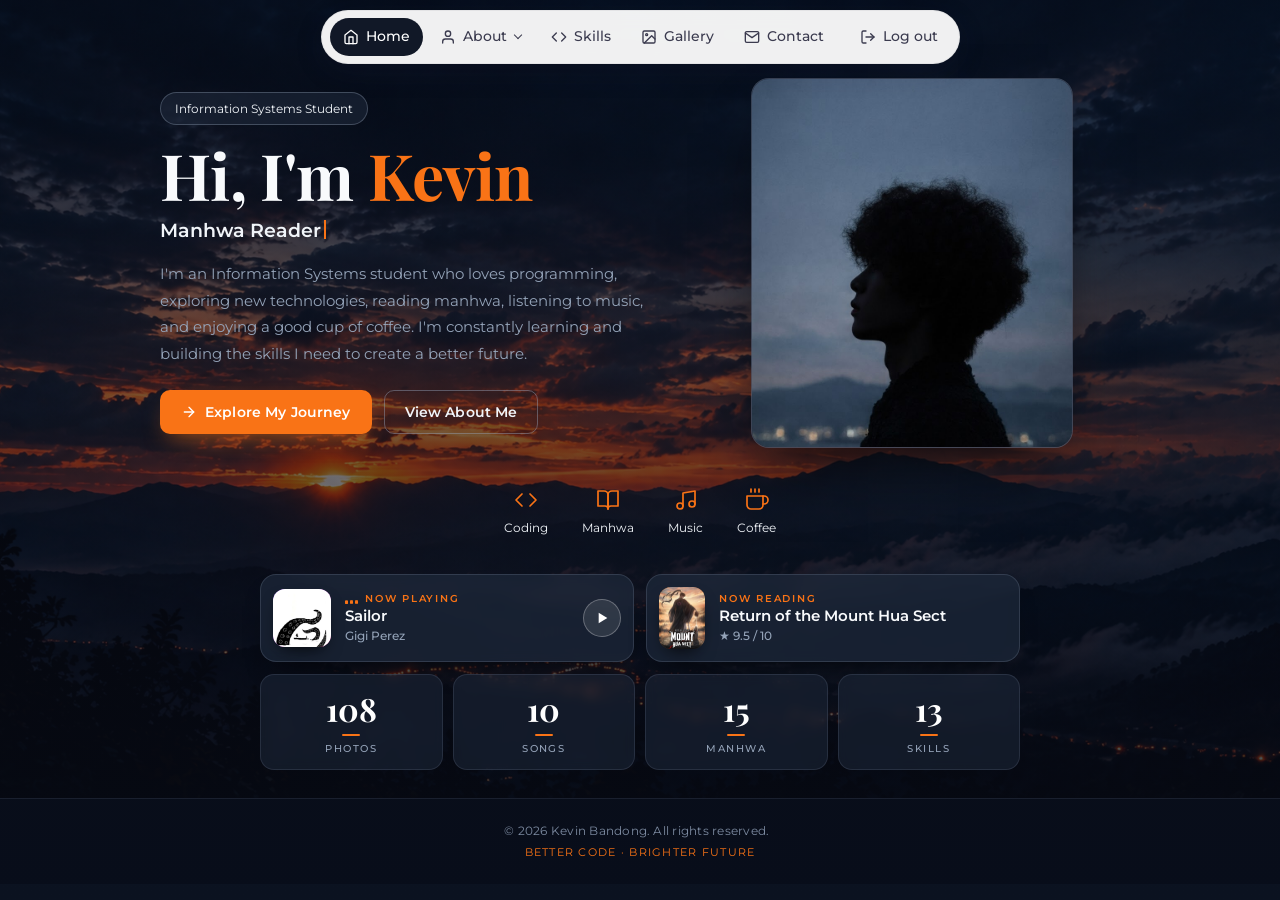
<file: index.html>
<!DOCTYPE html>
<html lang="en">
<head>
    <meta charset="UTF-8">
    <meta name="viewport" content="width=device-width, initial-scale=1.0">
    <title>Home - Kevin Bandong</title>

    <link rel="preconnect" href="https://fonts.googleapis.com">
    <link rel="preconnect" href="https://fonts.gstatic.com" crossorigin>
    <link href="https://fonts.googleapis.com/css2?family=Montserrat:wght@400;500;600;700&family=Playfair+Display:ital,wght@0,600;0,700;1,600&display=swap" rel="stylesheet">

    <link rel="stylesheet" href="site.css?v=5">
    <link rel="stylesheet" href="nav.css?v=11">
    <script src="nav.js?v=15" defer></script>

    <link rel="stylesheet" href="home.css?v=1">
    <link rel="stylesheet" href="now.css?v=3">
    <link rel="stylesheet" href="coffee.css?v=6">
    <link rel="stylesheet" href="code.css?v=6">
</head>
<body class="home-page dark">

<div class="hero-bg">
<main class="wrap">
    <section class="hero">
        <div class="hero-text">
            <span class="chip">Information Systems Student</span>

            <h1>Hi, I'm <span>Kevin</span></h1>
            <p class="role"><span id="typed"></span><span class="cursor"></span></p>

            <p class="desc">
                I'm an Information Systems student who loves programming, exploring new technologies,
                reading manhwa, listening to music, and enjoying a good cup of coffee. I'm constantly
                learning and building the skills I need to create a better future.
            </p>

            <div class="btns">
                <a href="skills.html" class="btn btn-accent">
                    <svg class="ico" viewBox="0 0 24 24"><line x1="5" y1="12" x2="19" y2="12"/><polyline points="12 5 19 12 12 19"/></svg>
                    Explore My Journey
                </a>
                <a href="funfacts.html" class="btn btn-ghost">View About Me</a>
            </div>
        </div>

        <div class="photo">
            <!-- change the picture here -->
            <img src="Images/9k.jpg" alt="Kevin Bandong" onerror="this.onerror=null;this.src='Images/falling.jpg';">
        </div>
    </section>

    <div class="loves">
        <button type="button" class="love love-code" id="codeBtn" aria-label="Open my code library">
            <svg viewBox="0 0 24 24"><polyline points="16 18 22 12 16 6"/><polyline points="8 6 2 12 8 18"/></svg>
            <span>Coding</span>
        </button>
        <button type="button" class="love love-manhwa" id="manhwaBtn" aria-label="Open my manhwa list">
            <svg viewBox="0 0 24 24"><path d="M2 3h6a4 4 0 0 1 4 4v14a3 3 0 0 0-3-3H2z"/><path d="M22 3h-6a4 4 0 0 0-4 4v14a3 3 0 0 1 3-3h7z"/></svg>
            <span>Manhwa</span>
        </button>
        <button type="button" class="love love-music" id="musicBtn" aria-label="Open music player">
            <svg viewBox="0 0 24 24"><path d="M9 18V5l12-2v13"/><circle cx="6" cy="18" r="3"/><circle cx="18" cy="16" r="3"/></svg>
            <span>Music</span>
        </button>
        <button type="button" class="love love-coffee" id="coffeeBtn" aria-label="Open my coffee menu">
            <svg viewBox="0 0 24 24"><path d="M18 8h1a4 4 0 0 1 0 8h-1"/><path d="M2 8h16v9a4 4 0 0 1-4 4H6a4 4 0 0 1-4-4V8z"/><line x1="6" y1="1" x2="6" y2="4"/><line x1="10" y1="1" x2="10" y2="4"/><line x1="14" y1="1" x2="14" y2="4"/></svg>
            <span>Coffee</span>
        </button>
    </div>
</main>
</div>

<footer>
    <p>&copy; 2026 Kevin Bandong. All rights reserved. &nbsp;<span class="tag">Better Code &middot; Brighter Future</span></p>
</footer>

<!-- MANHWA LIST -->
<div class="mh" id="mh" role="dialog" aria-modal="true" aria-label="My manhwa">
    <div class="mh-top">
        <div>
            <h2>Manhwa I Read</h2>
            <small id="mhCount"></small>
        </div>
        <button type="button" class="mh-x" id="mhClose" aria-label="Close">&times;</button>
    </div>
    <div class="mh-grid" id="mhGrid"></div>
</div>

<!-- MANHWA DETAILS -->
<div class="mhd" id="mhd" role="dialog" aria-modal="true" aria-labelledby="mhdTitle">
    <div class="mhd-panel">
        <div class="mhd-cover" id="mhdCover">
            <button type="button" class="mhd-x" id="mhdClose" aria-label="Close details">&times;</button>
        </div>
        <div class="mhd-body">
            <h3 class="mhd-title" id="mhdTitle"></h3>

            <div class="mhd-row"><p class="k">Rating</p><p class="v" id="mhdRating"></p></div>
            <div class="mhd-row"><p class="k">Main Character</p><p class="v" id="mhdMc"></p></div>
            <div class="mhd-row"><p class="k">Art Style</p><p class="v" id="mhdArt"></p></div>
            <div class="mhd-row"><p class="k">Story</p><p class="v" id="mhdStory"></p></div>
            <div class="mhd-row"><p class="k">Overall Rating</p><p class="v" id="mhdOverall"></p></div>
        </div>
    </div>
</div>

<script src="home.js?v=1"></script>
<script src="music-data.js?v=2"></script>
<script src="manhwa-data.js?v=2"></script>
<script src="manhwa.js?v=4"></script>
<script src="coffee-data.js?v=3"></script>
<script src="coffee.js?v=5"></script>
<script src="code-data.js?v=5"></script>
<script src="code-foryou.js?v=5"></script>
<script src="code-loop.js?v=5"></script>
<script src="code-webpage.js?v=5"></script>
<script src="code-profile.js?v=5"></script>
<script src="code.js?v=5"></script>
<script src="photos.js?v=1"></script>
<script src="now.js?v=4"></script>

</body>
</html>
</file>
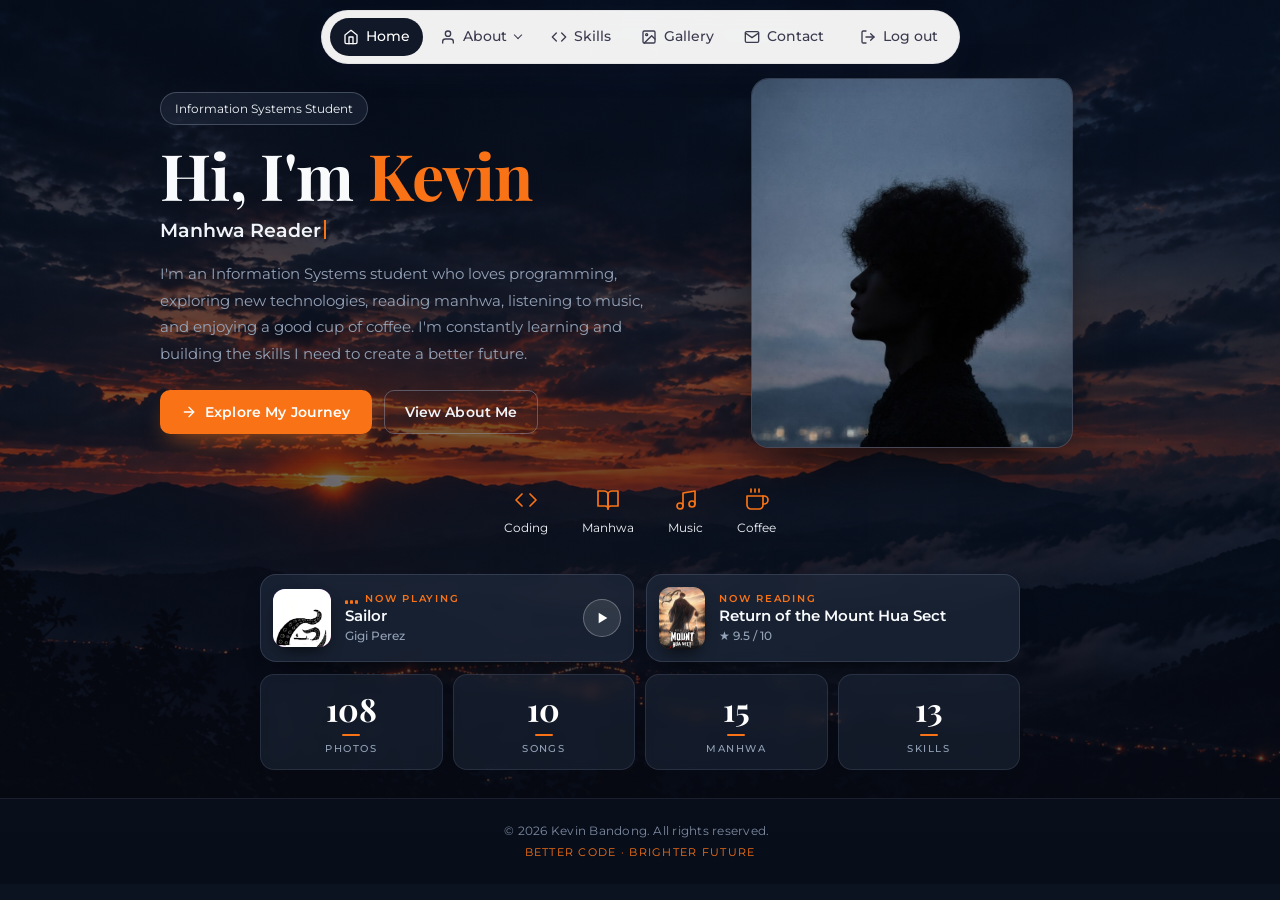
<file: app.html>
<!DOCTYPE html>
<html lang="en">
<head>
    <meta charset="UTF-8">
    <meta name="viewport" content="width=device-width, initial-scale=1.0">
    <title>Kevin Bandong</title>

    <link rel="preconnect" href="https://fonts.googleapis.com">
    <link rel="preconnect" href="https://fonts.gstatic.com" crossorigin>
    <link href="https://fonts.googleapis.com/css2?family=Montserrat:wght@400;500;600;700&family=Playfair+Display:ital,wght@0,600;0,700;1,600&display=swap" rel="stylesheet">

    <link rel="stylesheet" href="site.css?v=5">
    <link rel="stylesheet" href="home.css?v=1">

    <style>
        html, body { margin: 0; height: 100%; overflow: hidden; background: #0B1220; }

        /* every page of the website is shown here */
        #view {
            position: fixed;
            inset: 0;
            width: 100%;
            height: 100%;
            border: 0;
            background: #0B1220;
        }
    </style>
</head>
<body>

<!-- The pages of the website open inside this frame.
     This outer page never reloads, so the music keeps playing on every page. -->
<iframe id="view" title="Kevin Bandong"></iframe>

<!-- MUSIC PLAYER (lives here, not inside the pages) -->
<div class="mp" id="mp" role="dialog" aria-modal="true" aria-label="Music player">
    <div class="mp-bg" id="mpBgA"></div>
    <div class="mp-bg" id="mpBgB"></div>

    <button type="button" class="mp-close" id="mpClose" aria-label="Close">&times;</button>

    <div class="mp-inner">
        <div class="mp-stage" id="mpStage"></div>

        <p class="mp-title" id="mpTitle"></p>
        <p class="mp-artist" id="mpArtist"></p>
        <p class="mp-note" id="mpNote"></p>

        <div class="mp-bar"><input type="range" id="mpSeek" min="0" max="100" value="0" step="0.1" aria-label="Seek"></div>

        <div class="mp-ctrl">
            <button type="button" id="mpPrev" aria-label="Previous">
                <svg viewBox="0 0 24 24"><polygon points="19 20 9 12 19 4 19 20"/><rect x="5" y="4" width="2.5" height="16"/></svg>
            </button>
            <button type="button" class="play" id="mpPlay" aria-label="Play / pause">
                <svg id="mpPlayIcon" viewBox="0 0 24 24"><polygon points="6 4 20 12 6 20 6 4"/></svg>
            </button>
            <button type="button" id="mpNext" aria-label="Next">
                <svg viewBox="0 0 24 24"><polygon points="5 4 15 12 5 20 5 4"/><rect x="16.5" y="4" width="2.5" height="16"/></svg>
            </button>
        </div>
    </div>
</div>

<script>
/* which page to show first:  app.html#skills.html  opens Skills, no hash opens Home */
(function () {
    var f = document.getElementById('view');
    var h = (location.hash || '').replace('#', '');
    f.src = /^[\w-]+\.html$/i.test(h) ? h : 'index.html';

    /* keep the browser tab title and address in step with the page that is showing */
    f.addEventListener('load', function () {
        try {
            var d = f.contentDocument;
            if (d && d.title) document.title = d.title;
            var p = f.contentWindow.location.pathname.split('/').pop() || 'index.html';
            history.replaceState(null, '', location.pathname + '#' + p);
        } catch (e) {}
        /* tell the page what is playing right now (Home needs it for the Now Playing card) */
        if (window.getMusicState) {
            var s = window.getMusicState();
            try { f.contentWindow.dispatchEvent(new f.contentWindow.CustomEvent('music-state', { detail: s })); } catch (e) {}
        }
    });
})();
</script>

<script src="music-data.js?v=2"></script>
<script src="music.js?v=3"></script>

</body>
</html>
</file>
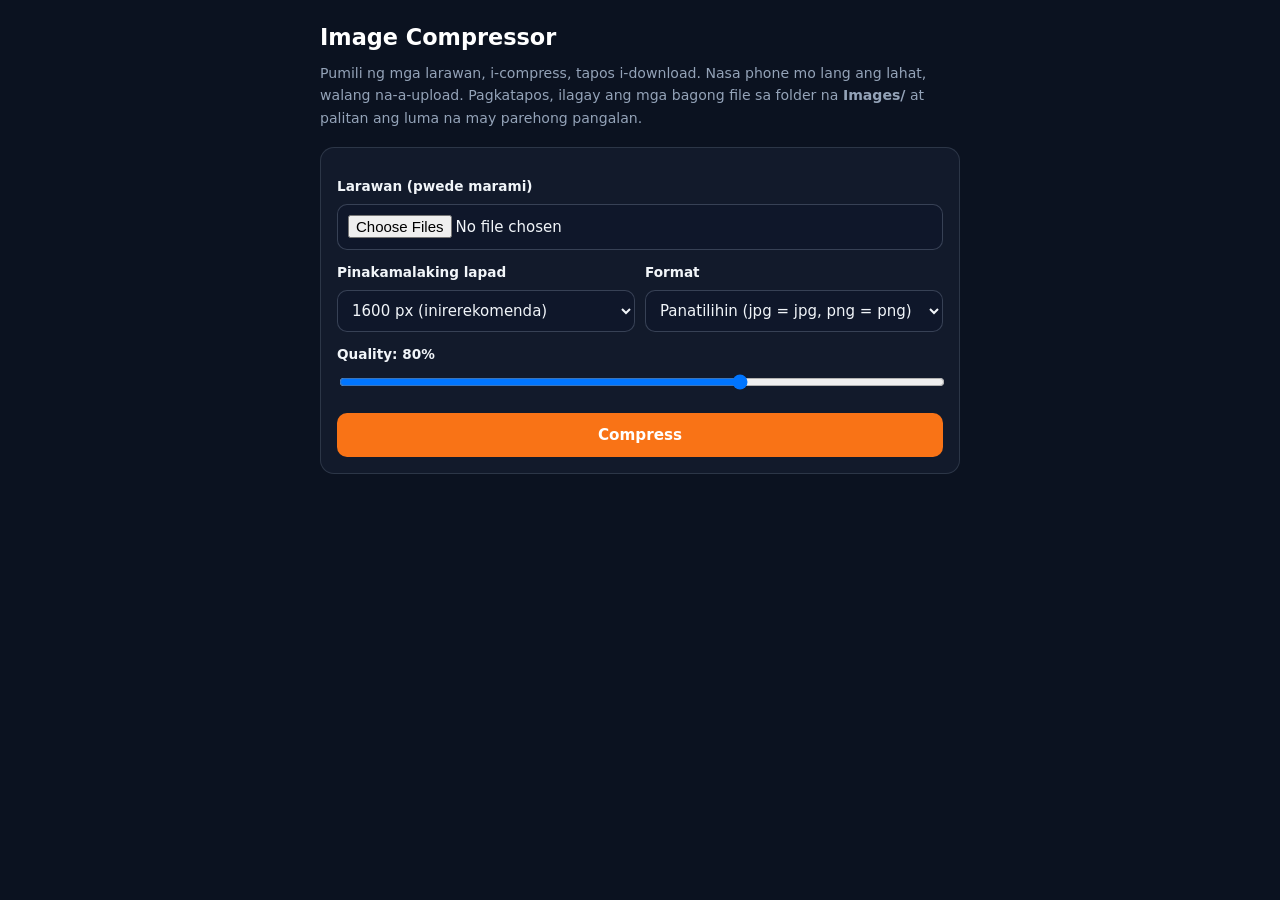
<file: compress.html>
<!DOCTYPE html>
<html lang="en">
<head>
    <meta charset="UTF-8">
    <meta name="viewport" content="width=device-width, initial-scale=1.0">
    <title>Image Compressor</title>
    <style>
        * { box-sizing: border-box; }
        body { margin: 0; padding: 20px 16px 60px; background: #0B1220; color: #CBD5E1; font: 15px/1.6 system-ui, sans-serif; }
        .box { max-width: 640px; margin: 0 auto; }
        h1 { margin: 0 0 6px; color: #fff; font-size: 1.4rem; }
        .note { margin: 0 0 18px; color: #94A3B8; font-size: .88rem; }
        .panel { padding: 16px; border: 1px solid rgba(148, 163, 184, .2); border-radius: 14px; background: #121A2B; }
        label { display: block; margin: 12px 0 6px; color: #F1F5F9; font-weight: 600; font-size: .85rem; }
        select, input[type=file] { width: 100%; padding: 10px; border: 1px solid rgba(148, 163, 184, .3); border-radius: 10px; background: #0F172A; color: #F1F5F9; font: inherit; }
        input[type=range] { width: 100%; }
        .row { display: flex; gap: 10px; }
        .row > div { flex: 1; }
        button {
            width: 100%; margin-top: 16px; padding: 13px; border: 0; border-radius: 10px;
            background: #F97316; color: #fff; font: 700 .95rem system-ui, sans-serif; cursor: pointer;
        }
        button.alt { background: transparent; border: 1px solid rgba(148, 163, 184, .4); color: #F1F5F9; }
        button:disabled { opacity: .5; }

        .item { display: flex; align-items: center; gap: 12px; margin-top: 12px; padding: 10px; border: 1px solid rgba(148, 163, 184, .18); border-radius: 12px; background: #121A2B; }
        .item img { width: 56px; height: 56px; object-fit: cover; border-radius: 8px; flex: 0 0 auto; background: #1E293B; }
        .item .t { min-width: 0; flex: 1; }
        .item .n { overflow: hidden; text-overflow: ellipsis; white-space: nowrap; color: #fff; font-weight: 600; font-size: .88rem; }
        .item .s { color: #94A3B8; font-size: .8rem; }
        .item .s b { color: #34D399; }
        .item a { flex: 0 0 auto; padding: 8px 12px; border-radius: 8px; background: rgba(249, 115, 22, .15); color: #FDBA74; text-decoration: none; font-weight: 600; font-size: .8rem; }
        .total { margin-top: 14px; color: #F1F5F9; font-weight: 600; }
    </style>
</head>
<body>
<div class="box">
    <h1>Image Compressor</h1>
    <p class="note">
        Pumili ng mga larawan, i-compress, tapos i-download. Nasa phone mo lang ang lahat, walang na-a-upload.
        Pagkatapos, ilagay ang mga bagong file sa folder na <b>Images/</b> at palitan ang luma na may parehong pangalan.
    </p>

    <div class="panel">
        <label for="files">Larawan (pwede marami)</label>
        <input type="file" id="files" accept="image/*" multiple>

        <div class="row">
            <div>
                <label for="maxw">Pinakamalaking lapad</label>
                <select id="maxw">
                    <option value="1200">1200 px (maliit)</option>
                    <option value="1600" selected>1600 px (inirerekomenda)</option>
                    <option value="2000">2000 px (malaki)</option>
                </select>
            </div>
            <div>
                <label for="fmt">Format</label>
                <select id="fmt">
                    <option value="keep" selected>Panatilihin (jpg = jpg, png = png)</option>
                    <option value="jpg">Gawing JPG (mas maliit)</option>
                </select>
            </div>
        </div>

        <label for="q">Quality: <span id="qv">80</span>%</label>
        <input type="range" id="q" min="50" max="95" value="80">

        <button id="go">Compress</button>
    </div>

    <div id="out"></div>
    <p class="total" id="total"></p>
    <button class="alt" id="all" style="display:none">Download lahat</button>
    <p class="note" id="hint" style="display:none; margin-top:14px">
        Tip: kung ginawa mong JPG ang isang PNG (halimbawa <b>7k.png</b>), magiging <b>7k.jpg</b> ito. Palitan ang pangalan sa listahan ng gallery mo.
    </p>
</div>

<script>
(function () {
    var files = document.getElementById('files');
    var qEl = document.getElementById('q');
    var out = document.getElementById('out');
    var total = document.getElementById('total');
    var allBtn = document.getElementById('all');
    var results = [];

    qEl.addEventListener('input', function () { document.getElementById('qv').textContent = qEl.value; });

    function kb(n) { return n > 1048576 ? (n / 1048576).toFixed(2) + ' MB' : Math.round(n / 1024) + ' KB'; }

    function load(file) {
        return new Promise(function (res, rej) {
            var url = URL.createObjectURL(file);
            var img = new Image();
            img.onload = function () { res({ img: img, url: url }); };
            img.onerror = function () { rej(new Error('cannot read ' + file.name)); };
            img.src = url;
        });
    }

    function compress(file, maxW, fmt, quality) {
        return load(file).then(function (o) {
            var w = o.img.naturalWidth, h = o.img.naturalHeight;
            var k = Math.min(1, maxW / Math.max(w, h));
            var cw = Math.round(w * k), ch = Math.round(h * k);

            var c = document.createElement('canvas');
            c.width = cw; c.height = ch;
            var ctx = c.getContext('2d');

            var isPng = /png$/i.test(file.type);
            var asJpg = fmt === 'jpg' || !isPng;
            if (asJpg) { ctx.fillStyle = '#fff'; ctx.fillRect(0, 0, cw, ch); }   /* no black background for transparent PNGs */
            ctx.drawImage(o.img, 0, 0, cw, ch);
            URL.revokeObjectURL(o.url);

            return new Promise(function (res) {
                c.toBlob(function (blob) {
                    var base = file.name.replace(/\.[^.]+$/, '');
                    var name = base + (asJpg ? '.jpg' : '.png');
                    /* never return a bigger file than the original */
                    if (blob && blob.size >= file.size && name.toLowerCase() === file.name.toLowerCase()) { blob = file; }
                    res({ name: name, blob: blob, before: file.size });
                }, asJpg ? 'image/jpeg' : 'image/png', quality);
            });
        });
    }

    document.getElementById('go').addEventListener('click', function () {
        var list = Array.prototype.slice.call(files.files);
        if (!list.length) { alert('Pumili muna ng larawan.'); return; }

        var btn = this;
        btn.disabled = true;
        btn.textContent = 'Nagko-compress...';
        out.innerHTML = '';
        results = [];
        total.textContent = '';

        var maxW = +document.getElementById('maxw').value;
        var fmt = document.getElementById('fmt').value;
        var quality = qEl.value / 100;

        var chain = Promise.resolve();
        list.forEach(function (f) {
            chain = chain.then(function () {
                return compress(f, maxW, fmt, quality).then(function (r) {
                    results.push(r);
                    var url = URL.createObjectURL(r.blob);
                    r.url = url;

                    var d = document.createElement('div');
                    d.className = 'item';
                    var saved = Math.max(0, Math.round((1 - r.blob.size / r.before) * 100));
                    d.innerHTML = '<img alt=""><div class="t"><div class="n"></div><div class="s"></div></div><a>Download</a>';
                    d.querySelector('img').src = url;
                    d.querySelector('.n').textContent = r.name;
                    d.querySelector('.s').innerHTML = kb(r.before) + ' &rarr; <b>' + kb(r.blob.size) + '</b> (-' + saved + '%)';
                    var a = d.querySelector('a');
                    a.href = url;
                    a.download = r.name;
                    out.appendChild(d);
                }).catch(function () {
                    var d = document.createElement('div');
                    d.className = 'item';
                    d.textContent = 'Hindi mabasa: ' + f.name;
                    out.appendChild(d);
                });
            });
        });

        chain.then(function () {
            var before = results.reduce(function (s, r) { return s + r.before; }, 0);
            var after = results.reduce(function (s, r) { return s + r.blob.size; }, 0);
            if (results.length) {
                total.textContent = 'Kabuuan: ' + kb(before) + ' \u2192 ' + kb(after) + ' (natipid mo ang ' + kb(Math.max(0, before - after)) + ')';
                allBtn.style.display = 'block';
                document.getElementById('hint').style.display = 'block';
            }
            btn.disabled = false;
            btn.textContent = 'Compress';
        });
    });

    allBtn.addEventListener('click', function () {
        results.forEach(function (r, i) {
            setTimeout(function () {
                var a = document.createElement('a');
                a.href = r.url;
                a.download = r.name;
                document.body.appendChild(a);
                a.click();
                a.remove();
            }, i * 450);
        });
    });
})();
</script>
</body>
</html>
</file>
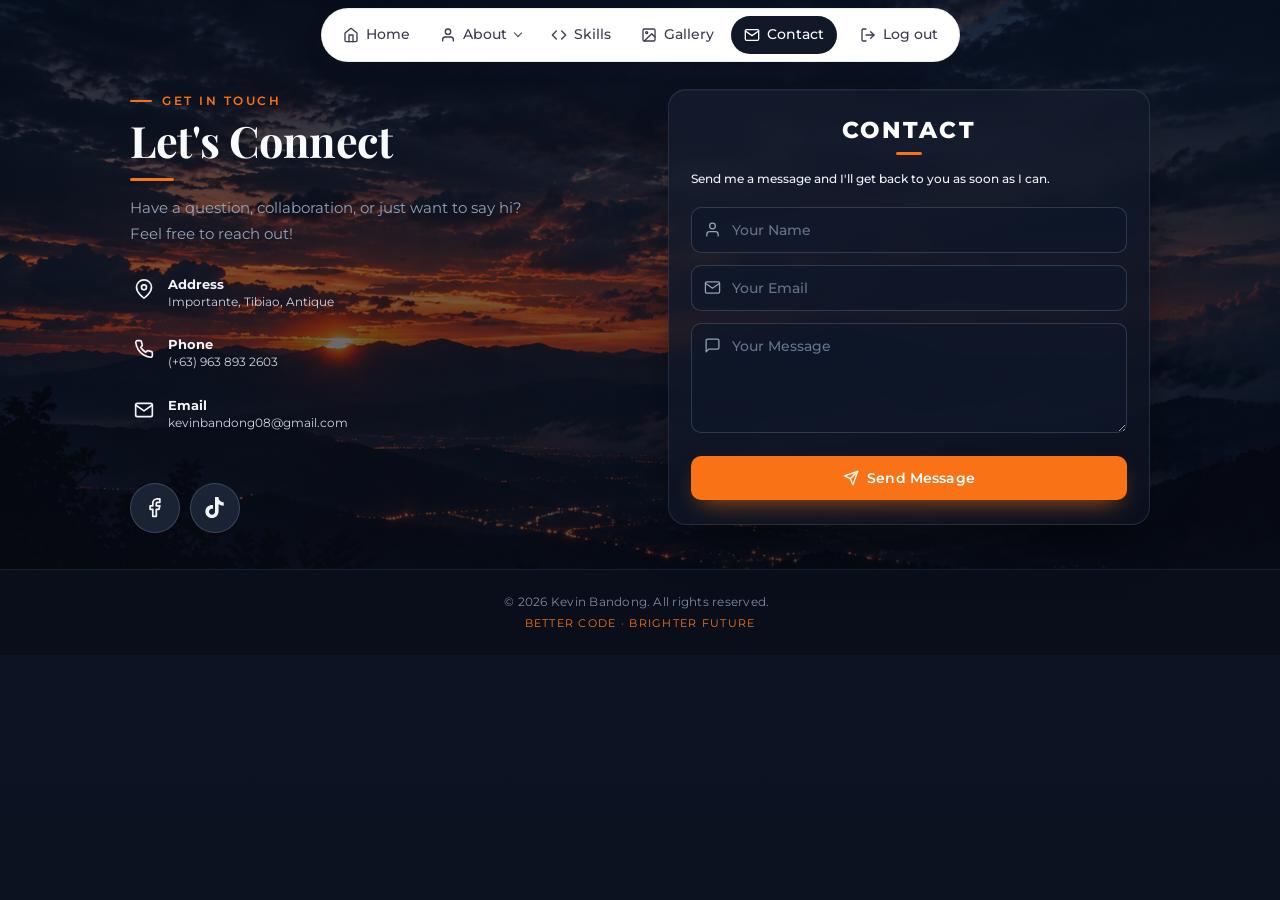
<file: contact.html>
<!DOCTYPE html>
<html lang="en">
<head>
    <meta charset="UTF-8">
    <meta name="viewport" content="width=device-width, initial-scale=1.0">
    <title>Contact - Kevin Bandong</title>

    <link rel="preconnect" href="https://fonts.googleapis.com">
    <link rel="preconnect" href="https://fonts.gstatic.com" crossorigin>
    <link href="https://fonts.googleapis.com/css2?family=Montserrat:wght@400;500;600;700;800&family=Playfair+Display:ital,wght@0,600;0,700;1,600&display=swap" rel="stylesheet">

    <link rel="stylesheet" href="site.css?v=5">
    <link rel="stylesheet" href="nav.css?v=11">
    <script src="nav.js?v=15" defer></script>

    <style>
        /* ---------- sunset box only as tall as the content (same as Home) ---------- */
        body.dark > .page { flex: 0 0 auto; padding-bottom: 36px; }
        body.dark > footer { margin-top: 0 !important; }

        /* ---------- two columns: info on the left, form card on the right ---------- */
        #contact .wrap { max-width: 1060px; padding-top: 10px; }

        .contact-grid {
            display: grid;
            grid-template-columns: 1fr;
            gap: 28px;
            align-items: start;
        }
        @media (min-width: 820px) {
            .contact-grid { grid-template-columns: minmax(0, 1fr) minmax(0, 1fr); gap: 56px; align-items: center; min-height: 360px; }
        }

        .c-left .lead { max-width: 420px; }

        /* ---------- info list (address / phone / email) ---------- */
        .find { margin: 0; padding: 0; max-width: 460px; }

        .c-info { display: grid; gap: 6px; margin: 4px 0 0; }
        .ci-row {
            display: flex;
            align-items: flex-start;
            gap: 14px;
            padding: 10px 10px 10px 4px;
            border-radius: 12px;
            color: var(--white);
            text-decoration: none;
            transition: background .2s ease, transform .2s ease;
            -webkit-tap-highlight-color: transparent;
        }
        .ci-row:hover, .ci-row:focus-visible { background: rgba(255, 255, 255, .06); transform: translateX(3px); outline: none; }
        .ci-row .ri {
            flex: 0 0 auto;
            width: 20px;
            height: 20px;
            margin-top: 2px;
            fill: none;
            stroke: var(--white);
            stroke-width: 2;
            stroke-linecap: round;
            stroke-linejoin: round;
        }
        .ci-row b { display: block; color: var(--white); font: 700 .8rem 'Montserrat', system-ui, sans-serif; }
        .ci-row span { display: block; margin-top: 1px; color: #CBD5E1; font: 400 .78rem/1.5 'Montserrat', system-ui, sans-serif; word-break: break-word; }

        /* ---------- form card ---------- */
        .c-card {
            box-sizing: border-box;
            padding: 26px 22px 24px;
            background: linear-gradient(160deg, rgba(20, 28, 46, .82), rgba(12, 18, 32, .82));
            border: 1px solid rgba(148, 163, 184, .16);
            border-radius: 18px;
            -webkit-backdrop-filter: blur(8px);
            backdrop-filter: blur(8px);
            box-shadow: 0 24px 50px -24px rgba(0, 0, 0, .9), inset 0 1px 0 rgba(255, 255, 255, .04);
        }
        .c-head {
            margin: 0;
            text-align: center;
            color: #fff;
            font: 800 1.45rem 'Montserrat', system-ui, sans-serif;
            letter-spacing: .1em;
            text-transform: uppercase;
        }
        .c-head::after { content: ""; display: block; width: 26px; height: 3px; margin: 8px auto 0; border-radius: 3px; background: var(--accent); }
        .c-sub { margin: 14px 0 18px; color: var(--white); font: 500 .76rem/1.6 'Montserrat', system-ui, sans-serif; }

        .form { max-width: none; }

        .field { position: relative; margin-bottom: 12px; }
        .field .fi {
            position: absolute;
            left: 13px;
            top: 14px;
            width: 17px;
            height: 17px;
            fill: none;
            stroke: var(--text);
            stroke-width: 1.8;
            stroke-linecap: round;
            stroke-linejoin: round;
            pointer-events: none;
        }
        .field input, .field textarea {
            width: 100%;
            box-sizing: border-box;
            padding: 13px 14px 13px 40px;
            border: 1px solid rgba(148, 163, 184, .25);
            border-radius: 10px;
            background: rgba(15, 23, 42, .7);
            color: var(--white);
            font: 500 .9rem 'Montserrat', system-ui, sans-serif;
            outline: none;
            transition: border-color .2s ease, box-shadow .2s ease;
        }
        .field textarea { min-height: 110px; resize: vertical; }
        .field input::placeholder, .field textarea::placeholder { color: #64748B; }
        .field input:focus, .field textarea:focus {
            border-color: var(--accent);
            box-shadow: 0 0 0 3px rgba(249, 115, 22, .18);
        }
        .error { display: block; min-height: 0; margin: 4px 2px 0; color: #FB7185; font-size: .75rem; }

        .send { width: 100%; margin-top: 4px; }

        /* ---------- social icon buttons ---------- */
        .icon-row {
            display: flex;
            flex-wrap: nowrap;
            gap: 10px;
            padding-top: 40px;           /* room for the label bubble */
        }
        .ci {
            --c: #94A3B8;
            position: relative;
            flex: 0 0 auto;
            width: clamp(40px, 12vw, 48px);
            aspect-ratio: 1;
            display: grid;
            place-items: center;
            border-radius: 50%;
            background: rgba(30, 41, 59, .85);
            border: 1px solid rgba(148, 163, 184, .28);
            color: var(--white);
            text-decoration: none;
            transition: transform .25s ease, background .25s ease, border-color .25s ease;
            -webkit-tap-highlight-color: transparent;
        }
        .ci svg {
            width: 44%;
            height: 44%;
            fill: none;
            stroke: currentColor;
            stroke-width: 2;
            stroke-linecap: round;
            stroke-linejoin: round;
        }
        .ci::after {
            content: attr(data-label);
            position: absolute;
            bottom: calc(100% + 12px);
            left: 50%;
            transform: translate(-50%, 6px);
            padding: 5px 11px;
            border-radius: 8px;
            background: var(--c);
            color: #fff;
            font: 500 .74rem 'Montserrat', system-ui, sans-serif;
            white-space: nowrap;
            opacity: 0;
            pointer-events: none;
            transition: opacity .25s ease, transform .25s ease;
        }
        .ci::before {
            content: "";
            position: absolute;
            bottom: calc(100% + 6px);
            left: 50%;
            width: 9px;
            height: 9px;
            background: var(--c);
            transform: translate(-50%, 6px) rotate(45deg);
            opacity: 0;
            pointer-events: none;
            transition: opacity .25s ease, transform .25s ease;
        }
        .ci:hover, .ci:focus-visible, .ci.on {
            background: var(--c);
            border-color: var(--c);
            transform: translateY(-4px);
            outline: none;
            z-index: 5;
        }
        .ci:hover::after, .ci:focus-visible::after, .ci.on::after { opacity: 1; transform: translate(-50%, 0); }
        .ci:hover::before, .ci:focus-visible::before, .ci.on::before { opacity: 1; transform: translate(-50%, 0) rotate(45deg); }

        /* ---------- details pop-up (email / phone / location) ---------- */
        .cmodal {
            --c: #F97316;
            position: fixed;
            inset: 0;
            z-index: 2000;
            display: flex;
            align-items: center;
            justify-content: center;
            padding: 20px;
            background: rgba(5, 8, 20, .6);
            -webkit-backdrop-filter: blur(4px);
            backdrop-filter: blur(4px);
        }
        .cmodal[hidden] { display: none; }
        .cm-card {
            position: relative;
            width: min(340px, 100%);
            box-sizing: border-box;
            padding: 26px 22px 22px;
            background: #1E293B;
            border: 1px solid rgba(148, 163, 184, .22);
            border-radius: 20px;
            text-align: center;
            box-shadow: 0 30px 70px -20px rgba(0, 0, 0, .8);
        }
        .cm-ico { width: 60px; height: 60px; margin: 0 auto 12px; display: grid; place-items: center; border-radius: 50%; background: var(--c); color: #fff; }
        .cm-ico svg { width: 44%; height: 44%; fill: none; stroke: currentColor; stroke-width: 2; stroke-linecap: round; stroke-linejoin: round; }
        .cm-card h4 { margin: 0 0 6px; font-size: 1.05rem; color: var(--c); }
        .cm-card p { margin: 0 0 18px; font-size: 1.05rem; font-weight: 600; color: var(--white); word-break: break-all; }
        .cm-btns { display: flex; gap: 10px; }
        .cm-btn {
            flex: 1 1 0;
            padding: 11px 14px;
            border-radius: 999px;
            border: 1.5px solid var(--c);
            background: transparent;
            color: var(--c);
            font: 600 .9rem 'Montserrat', system-ui, sans-serif;
            text-decoration: none;
            text-align: center;
            cursor: pointer;
        }
        .cm-btn.primary { background: var(--c); color: #fff; }
        .cm-x { position: absolute; top: 8px; right: 10px; width: 34px; height: 34px; border: 0; border-radius: 50%; background: transparent; color: var(--text); font-size: 1.5rem; line-height: 1; cursor: pointer; }
    </style>
</head>
<body class="dark">

<section class="page" id="contact">
    <div class="wrap">
        <div class="contact-grid">

            <!-- LEFT: intro + contact info + social -->
            <div class="c-left">
                <p class="eyebrow-l">Get in Touch</p>
                <h1 class="title">Let's Connect</h1>
                <p class="lead">Have a question, collaboration, or just want to say hi? Feel free to reach out!</p>

                <div class="find">
                    <div class="c-info">
                        <!-- Address -->
                        <a class="ci-row" style="--c:#4285F4" data-label="Location"
                           data-value="Importante, Tibiao, Antique"
                           href="https://www.google.com/maps/search/?api=1&query=Importante,+Tibiao,+Antique"
                           target="_blank" rel="noopener" aria-label="Location">
                            <svg class="ri" viewBox="0 0 24 24"><path d="M21 10c0 7-9 13-9 13s-9-6-9-13a9 9 0 0 1 18 0z"/><circle cx="12" cy="10" r="3"/></svg>
                            <div><b>Address</b><span>Importante, Tibiao, Antique</span></div>
                        </a>

                        <!-- Phone -->
                        <a class="ci-row" style="--c:#22A559" data-label="Phone"
                           data-value="(+63) 963 893 2603"
                           href="tel:+639638932603" aria-label="Phone">
                            <svg class="ri" viewBox="0 0 24 24"><path d="M22 16.92v3a2 2 0 0 1-2.18 2 19.79 19.79 0 0 1-8.63-3.07 19.5 19.5 0 0 1-6-6 19.79 19.79 0 0 1-3.07-8.67A2 2 0 0 1 4.11 2h3a2 2 0 0 1 2 1.72 12.84 12.84 0 0 0 .7 2.81 2 2 0 0 1-.45 2.11L8.09 9.91a16 16 0 0 0 6 6l1.27-1.27a2 2 0 0 1 2.11-.45 12.84 12.84 0 0 0 2.81.7A2 2 0 0 1 22 16.92z"/></svg>
                            <div><b>Phone</b><span>(+63) 963 893 2603</span></div>
                        </a>

                        <!-- Email -->
                        <a class="ci-row" style="--c:#EA4335" data-label="Email"
                           data-value="kevinbandong08@gmail.com"
                           href="mailto:kevinbandong08@gmail.com" aria-label="Email">
                            <svg class="ri" viewBox="0 0 24 24"><path d="M4 4h16a2 2 0 0 1 2 2v12a2 2 0 0 1-2 2H4a2 2 0 0 1-2-2V6a2 2 0 0 1 2-2z"/><polyline points="22,6 12,13 2,6"/></svg>
                            <div><b>Email</b><span>kevinbandong08@gmail.com</span></div>
                        </a>
                    </div>

                    <div class="icon-row">
                        <!-- Facebook -->
                        <a class="ci" style="--c:#1877F2" data-label="Facebook"
                           href="https://www.facebook.com/ke.vin.943551" target="_blank" rel="noopener" aria-label="Facebook">
                            <svg viewBox="0 0 24 24"><path d="M18 2h-3a5 5 0 0 0-5 5v3H7v4h3v8h4v-8h3l1-4h-4V7a1 1 0 0 1 1-1h3z"/></svg>
                        </a>

                        <!-- TikTok -->
                        <a class="ci" style="--c:#FE2C55" data-label="TikTok"
                           href="https://www.tiktok.com/@flasepost08" target="_blank" rel="noopener" aria-label="TikTok">
                            <svg viewBox="0 0 24 24" style="fill:currentColor;stroke:none"><path d="M12.525.02c1.31-.02 2.61-.01 3.91-.02.08 1.53.63 3.09 1.75 4.17 1.12 1.11 2.7 1.62 4.24 1.79v4.03c-1.44-.05-2.89-.35-4.2-.97-.57-.26-1.1-.59-1.62-.93-.01 2.92.01 5.84-.02 8.75-.08 1.4-.54 2.79-1.35 3.94-1.31 1.92-3.58 3.17-5.91 3.21-1.43.08-2.86-.31-4.08-1.03-2.02-1.19-3.44-3.37-3.65-5.71-.02-.5-.03-1-.01-1.49.18-1.9 1.12-3.72 2.58-4.96 1.66-1.44 3.98-2.13 6.15-1.72.02 1.48-.04 2.96-.04 4.44-.99-.32-2.15-.23-3.02.37-.63.41-1.11 1.04-1.36 1.75-.21.51-.15 1.07-.14 1.61.24 1.64 1.82 3.02 3.5 2.87 1.12-.01 2.19-.66 2.77-1.61.19-.33.4-.67.41-1.06.1-1.79.06-3.57.07-5.36.01-4.03-.01-8.05.02-12.07z"/></svg>
                        </a>
                    </div>
                </div>
            </div>

            <!-- RIGHT: form card -->
            <div class="c-right">
                <div class="c-card">
                    <h2 class="c-head">Contact</h2>
                    <p class="c-sub">Send me a message and I'll get back to you as soon as I can.</p>

                    <form id="contactForm" class="form" novalidate>
                        <div class="field">
                            <svg class="fi" viewBox="0 0 24 24"><path d="M20 21v-2a4 4 0 0 0-4-4H8a4 4 0 0 0-4 4v2"/><circle cx="12" cy="7" r="4"/></svg>
                            <input type="text" id="name" name="name" placeholder="Your Name" aria-label="Your Name">
                            <span class="error" id="nameError"></span>
                        </div>

                        <div class="field">
                            <svg class="fi" viewBox="0 0 24 24"><path d="M4 4h16a2 2 0 0 1 2 2v12a2 2 0 0 1-2 2H4a2 2 0 0 1-2-2V6a2 2 0 0 1 2-2z"/><polyline points="22,6 12,13 2,6"/></svg>
                            <input type="email" id="email" name="email" placeholder="Your Email" aria-label="Your Email">
                            <span class="error" id="emailError"></span>
                        </div>

                        <div class="field">
                            <svg class="fi" viewBox="0 0 24 24"><path d="M21 15a2 2 0 0 1-2 2H7l-4 4V5a2 2 0 0 1 2-2h14a2 2 0 0 1 2 2z"/></svg>
                            <textarea id="message" name="message" placeholder="Your Message" aria-label="Your Message"></textarea>
                            <span class="error" id="messageError"></span>
                        </div>

                        <button type="submit" class="btn btn-accent send">
                            <svg class="ico" viewBox="0 0 24 24"><line x1="22" y1="2" x2="11" y2="13"/><polygon points="22 2 15 22 11 13 2 9 22 2"/></svg>
                            Send Message
                        </button>
                    </form>
                </div>
            </div>

        </div>
    </div>
</section>

<footer>
    <p>&copy; 2026 Kevin Bandong. All rights reserved. &nbsp;<span class="tag">Better Code &middot; Brighter Future</span></p>
</footer>

<!-- details pop-up -->
<div class="cmodal" id="cmodal" hidden>
    <div class="cm-card" role="dialog" aria-modal="true" aria-labelledby="cmTitle">
        <button type="button" class="cm-x" id="cmClose" aria-label="Close">&times;</button>
        <div class="cm-ico" id="cmIco"></div>
        <h4 id="cmTitle"></h4>
        <p id="cmValue"></p>
        <div class="cm-btns">
            <button type="button" class="cm-btn" id="cmCopy">Copy</button>
            <a class="cm-btn primary" id="cmOpen" href="#">Open</a>
        </div>
    </div>
</div>

<script>
/* ---------- form ---------- */
(function () {
    var form = document.getElementById('contactForm');
    var nameInput = document.getElementById('name');
    var emailInput = document.getElementById('email');
    var messageInput = document.getElementById('message');

    function validEmail(v) { return /^[^\s@]+@[^\s@]+\.[^\s@]+$/.test(String(v).toLowerCase()); }

    form.addEventListener('submit', function (e) {
        e.preventDefault();
        var ok = true;
        document.querySelectorAll('.error').forEach(function (el) { el.textContent = ''; });

        if (!nameInput.value.trim()) { document.getElementById('nameError').textContent = 'Name is required'; ok = false; }

        if (!emailInput.value.trim()) { document.getElementById('emailError').textContent = 'Email is required'; ok = false; }
        else if (!validEmail(emailInput.value.trim())) { document.getElementById('emailError').textContent = 'Please enter a valid email'; ok = false; }

        if (!messageInput.value.trim()) { document.getElementById('messageError').textContent = 'Message is required'; ok = false; }

        if (!ok) return;

        alert('Your message has been sent successfully!');
        form.reset();
    });
})();
</script>

<script>
/* ---------- icons ----------
   Address / Phone / Email rows: tap -> details pop-up (Copy + Open).
   Facebook / TikTok: on phones the first tap shows the label, the second tap opens it. */
(function () {
    var icons = document.querySelectorAll('.ci, .ci-row');
    var touch = window.matchMedia('(hover: none)').matches;
    var modal = document.getElementById('cmodal');
    var copyBtn = document.getElementById('cmCopy');
    var current = '';

    function clearOn() { icons.forEach(function (i) { i.classList.remove('on'); }); }

    function openModal(a) {
        current = a.dataset.value;
        modal.style.setProperty('--c', a.style.getPropertyValue('--c') || '#F97316');
        document.getElementById('cmIco').innerHTML = a.querySelector('svg').outerHTML;
        document.getElementById('cmTitle').textContent = a.dataset.label;
        document.getElementById('cmValue').textContent = current;
        var open = document.getElementById('cmOpen');
        open.href = a.href;
        open.target = a.target || '';
        copyBtn.textContent = 'Copy';
        modal.hidden = false;
    }
    function closeModal() { modal.hidden = true; }

    icons.forEach(function (a) {
        a.addEventListener('click', function (e) {
            if (a.dataset.value) { e.preventDefault(); openModal(a); return; }
            if (touch && !a.classList.contains('on')) { e.preventDefault(); clearOn(); a.classList.add('on'); }
        });
    });

    copyBtn.addEventListener('click', function () {
        function done() { copyBtn.textContent = 'Copied!'; }
        function fallback() {
            var t = document.createElement('textarea');
            t.value = current;
            document.body.appendChild(t);
            t.select();
            try { document.execCommand('copy'); done(); } catch (err) {}
            t.remove();
        }
        if (navigator.clipboard && navigator.clipboard.writeText) {
            navigator.clipboard.writeText(current).then(done).catch(fallback);
        } else { fallback(); }
    });

    document.getElementById('cmClose').addEventListener('click', closeModal);
    modal.addEventListener('click', function (e) { if (e.target === modal) closeModal(); });
    document.addEventListener('keydown', function (e) { if (e.key === 'Escape') closeModal(); });
    document.addEventListener('click', function (e) { if (!e.target.closest('.ci')) clearOn(); });
})();
</script>

</body>
</html>
</file>
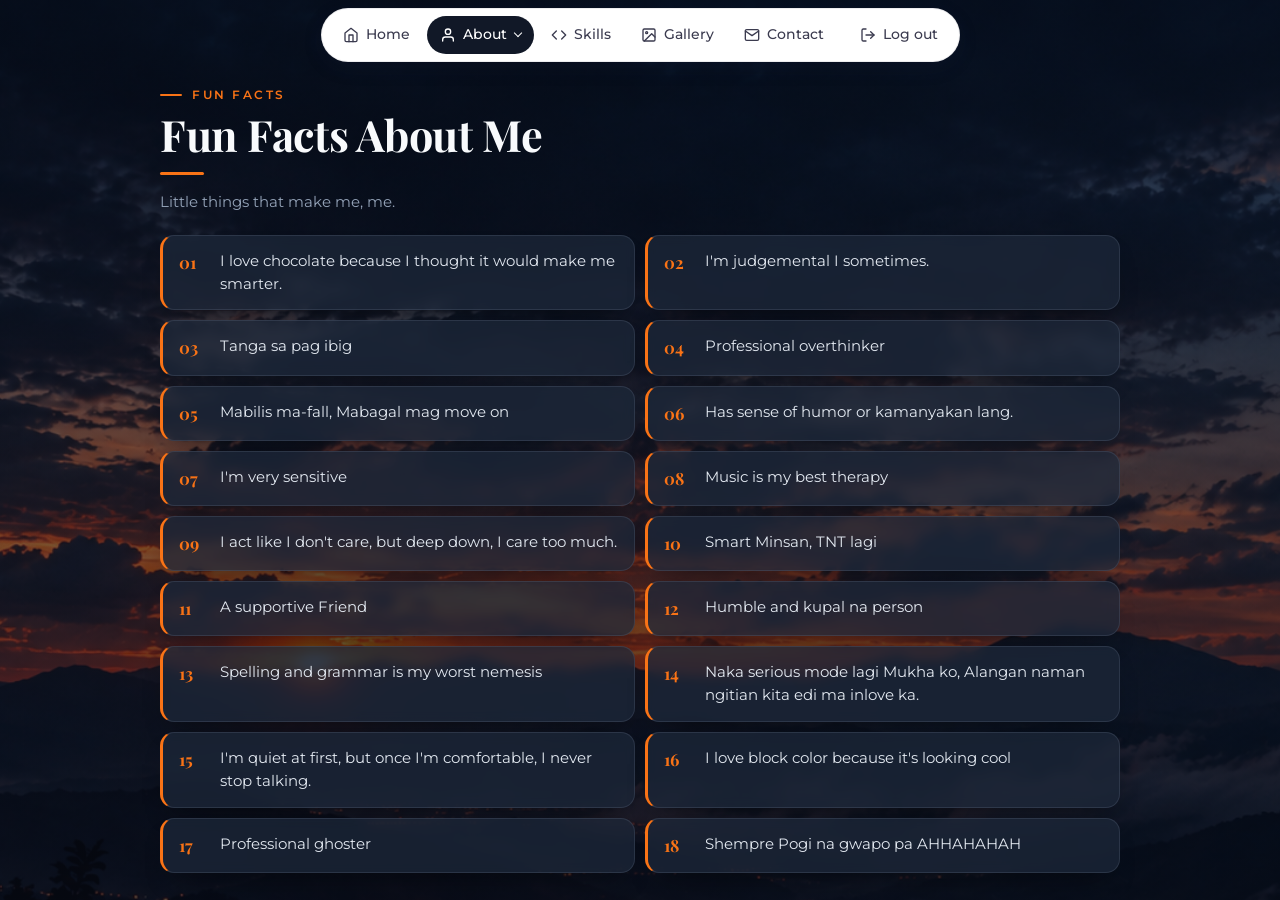
<file: funfacts.html>
<!DOCTYPE html>
<html lang="en">
<head>
    <meta charset="UTF-8">
    <meta name="viewport" content="width=device-width, initial-scale=1.0">
    <title>Fun Facts - Kevin Bandong</title>

    <link rel="preconnect" href="https://fonts.googleapis.com">
    <link rel="preconnect" href="https://fonts.gstatic.com" crossorigin>
    <link href="https://fonts.googleapis.com/css2?family=Montserrat:wght@400;500;600;700&family=Playfair+Display:ital,wght@0,600;0,700;1,600&display=swap" rel="stylesheet">

    <link rel="stylesheet" href="site.css?v=5">
    <link rel="stylesheet" href="nav.css?v=11">
    <script src="nav.js?v=15" defer></script>

    <style>
        .facts {
            list-style: none;
            margin: 18px 0 0;
            padding: 0;
            display: grid;
            grid-template-columns: 1fr;
            gap: 10px;
        }
        @media (min-width: 760px) { .facts { grid-template-columns: repeat(2, minmax(0, 1fr)); } }

        .fact {
            display: flex;
            align-items: flex-start;
            gap: 14px;
            padding: 14px 16px;
            background: rgba(30, 41, 59, .72);
            border: 1px solid rgba(148, 163, 184, .16);
            border-left: 3px solid var(--accent);
            border-radius: 14px;
            -webkit-backdrop-filter: blur(6px);
            backdrop-filter: blur(6px);
            box-shadow: 0 14px 30px -18px rgba(0, 0, 0, .7);
            transition: transform .25s ease, border-color .25s ease;
        }
        .fact:hover { transform: translateX(3px); border-color: var(--accent); }

        .fact .num {
            flex: 0 0 auto;
            min-width: 1.6em;
            color: var(--accent);
            font-family: 'Playfair Display', serif;
            font-weight: 700;
            font-size: 1.05rem;
            line-height: 1.5;
        }
        .fact .txt {
            color: #E2E8F0;
            font-size: .92rem;
            line-height: 1.55;
        }
    </style>
</head>
<body class="dark">

<section class="page">
    <div class="wrap">
        <p class="eyebrow-l">Fun Facts</p>
        <h1 class="title">Fun Facts About Me</h1>
        <p class="lead">Little things that make me, me.</p>

        <!-- add or edit a fact: copy one <li> line below -->
        <ul class="facts">
            <li class="fact"><span class="num">01</span><span class="txt">I love chocolate because I thought it would make me smarter.</span></li>
            <li class="fact"><span class="num">02</span><span class="txt">I'm judgemental I sometimes.</span></li>
            <li class="fact"><span class="num">03</span><span class="txt">Tanga sa pag ibig</span></li>
            <li class="fact"><span class="num">04</span><span class="txt">Professional overthinker</span></li>
            <li class="fact"><span class="num">05</span><span class="txt">Mabilis ma-fall, Mabagal mag move on</span></li>
            <li class="fact"><span class="num">06</span><span class="txt">Has sense of humor or kamanyakan lang.</span></li>
            <li class="fact"><span class="num">07</span><span class="txt">I'm very sensitive</span></li>
            <li class="fact"><span class="num">08</span><span class="txt">Music is my best therapy</span></li>
            <li class="fact"><span class="num">09</span><span class="txt">I act like I don't care, but deep down, I care too much.</span></li>
            <li class="fact"><span class="num">10</span><span class="txt">Smart Minsan, TNT lagi</span></li>
            <li class="fact"><span class="num">11</span><span class="txt">A supportive Friend</span></li>
            <li class="fact"><span class="num">12</span><span class="txt">Humble and kupal na person</span></li>
            <li class="fact"><span class="num">13</span><span class="txt">Spelling and grammar is my worst nemesis</span></li>
            <li class="fact"><span class="num">14</span><span class="txt">Naka serious mode lagi Mukha ko, Alangan naman ngitian kita edi ma inlove ka.</span></li>
            <li class="fact"><span class="num">15</span><span class="txt">I'm quiet at first, but once I'm comfortable, I never stop talking.</span></li>
            <li class="fact"><span class="num">16</span><span class="txt">I love block color because it's looking cool</span></li>
            <li class="fact"><span class="num">17</span><span class="txt">Professional ghoster</span></li>
            <li class="fact"><span class="num">18</span><span class="txt">Shempre Pogi na gwapo pa AHHAHAHAH</span></li>
            <li class="fact"><span class="num">19</span><span class="txt">Seloso nahh dapat cool lang, coolang sa karapatan</span></li>
            <li class="fact"><span class="num">20</span><span class="txt">Mahilig sa pareto, pero sakin</span></li>
            <li class="fact"><span class="num">21</span><span class="txt">Also I love workouts to burn memories</span></li>
        </ul>

        <p class="quote">Good things take time.</p>
    </div>
</section>

<footer>
    <p>&copy; 2026 Kevin Bandong. All rights reserved. &nbsp;<span class="tag">Better Code &middot; Brighter Future</span></p>
</footer>

</body>
</html>
</file>
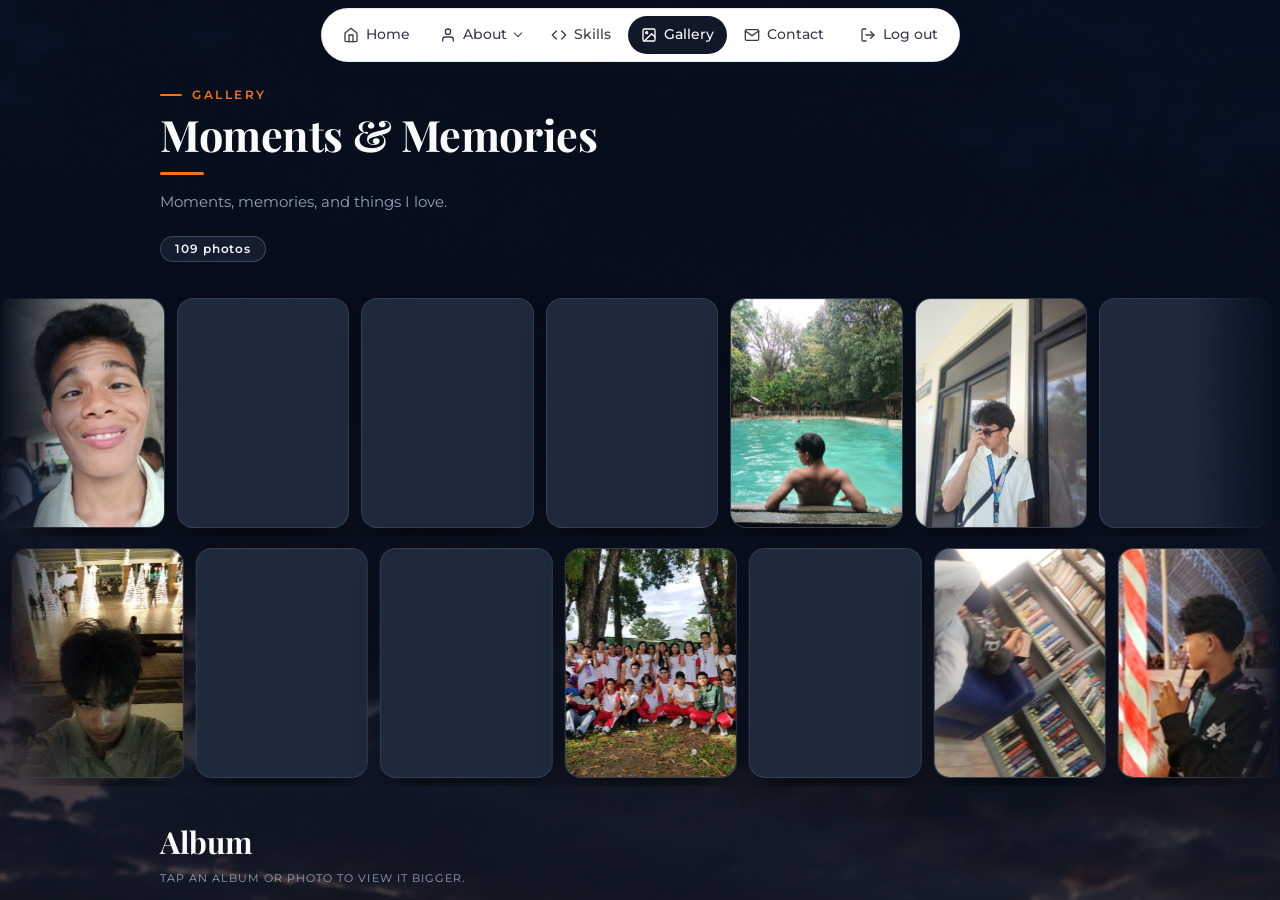
<file: gallery.html>
<!DOCTYPE html>
<html lang="en">
<head>
    <meta charset="UTF-8">
    <meta name="viewport" content="width=device-width, initial-scale=1.0">
    <title>Gallery - Kevin Bandong</title>

    <link rel="preconnect" href="https://fonts.googleapis.com">
    <link rel="preconnect" href="https://fonts.gstatic.com" crossorigin>
    <link href="https://fonts.googleapis.com/css2?family=Montserrat:wght@400;500;600;700&family=Playfair+Display:ital,wght@0,600;0,700;1,600&display=swap" rel="stylesheet">

    <link rel="stylesheet" href="site.css?v=5">
    <link rel="stylesheet" href="nav.css?v=11">
    <link rel="stylesheet" href="gallery-pro.css?v=5">
    <script src="nav.js?v=15" defer></script>
</head>
<body class="dark">

<section class="page">
    <div class="wrap">
        <p class="eyebrow-l">Gallery</p>
        <h1 class="title">Moments &amp; Memories</h1>
        <p class="lead">Moments, memories, and things I love.</p>
        <span class="g-count" id="gCount"></span>
    </div>

    <!-- two rows of photos sliding in opposite directions (you can also swipe them) -->
    <div class="g-wall" id="gWall"></div>

    <div class="wrap">
        <h2 class="g-sub" id="gSub">Album</h2>
        <p class="tap-hint">Tap an album or photo to view it bigger.</p>
        <div class="g-grid" id="gGrid"></div>
    </div>
</section>

<footer>
    <p>&copy; 2026 Kevin Bandong. All rights reserved. &nbsp;<span class="tag">Better Code &middot; Brighter Future</span></p>
</footer>

<!-- photo viewer -->
<div class="lbx" id="lbx" role="dialog" aria-modal="true" aria-label="Photo viewer">
    <span class="lbx-no" id="lbxNo"></span>
    <button type="button" class="lbx-close" id="lbxClose" aria-label="Close">&times;</button>

    <div class="lbx-stage" id="lbxStage">
        <img class="lbx-img" id="lbxImg" alt="">
    </div>

    <button type="button" class="lbx-nav prev" id="lbxPrev" aria-label="Previous photo">
        <svg viewBox="0 0 24 24"><polyline points="15 18 9 12 15 6"/></svg>
    </button>
    <button type="button" class="lbx-nav next" id="lbxNext" aria-label="Next photo">
        <svg viewBox="0 0 24 24"><polyline points="9 18 15 12 9 6"/></svg>
    </button>

    <div class="lbx-cap" id="lbxCap">
        <h3 id="lbxTitle"></h3>
        <p id="lbxText"></p>
    </div>
</div>

<script src="photos.js?v=1"></script>
<script src="gallery.js?v=8"></script>

</body>
</html>
</file>
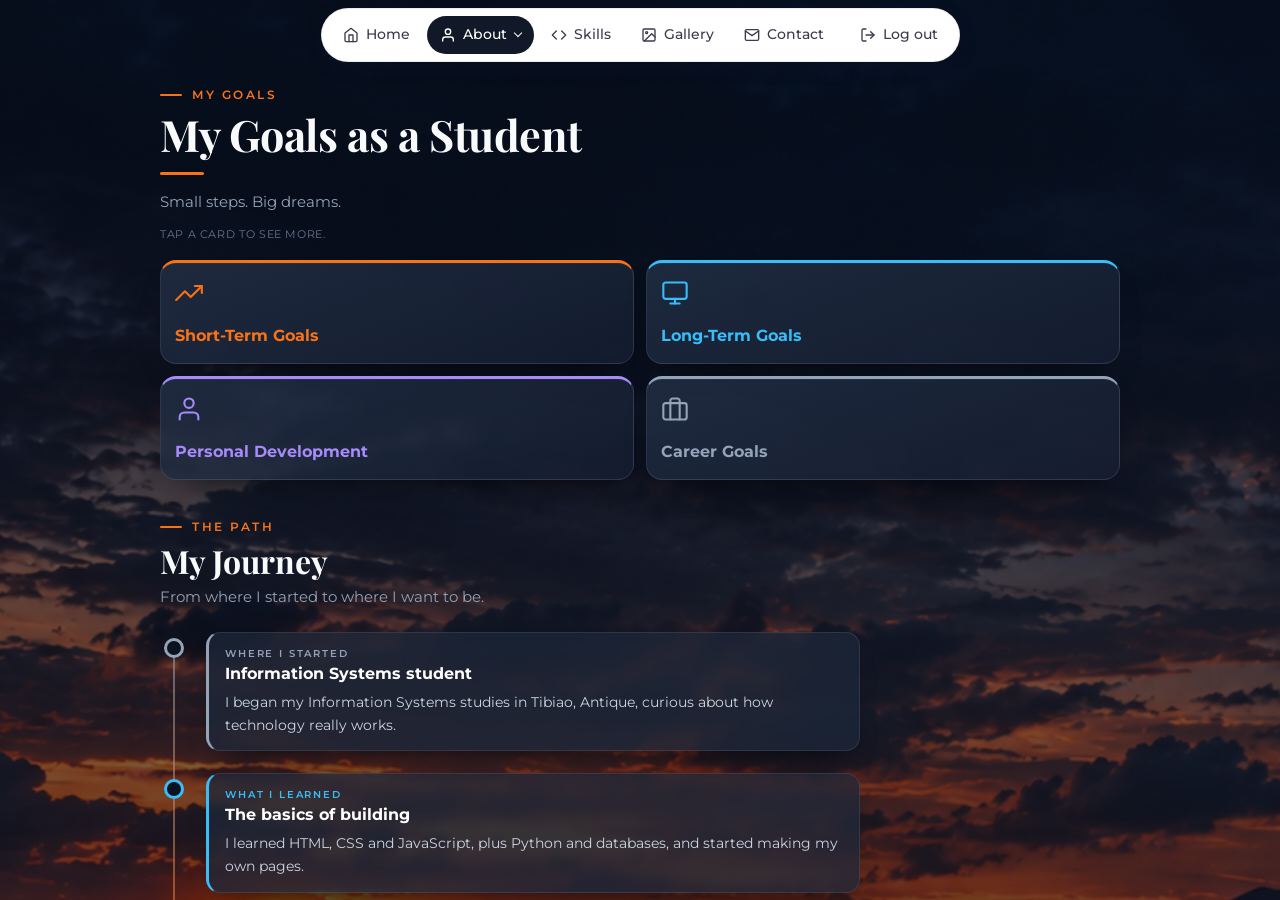
<file: goals.html>
<!DOCTYPE html>
<html lang="en">
<head>
    <meta charset="UTF-8">
    <meta name="viewport" content="width=device-width, initial-scale=1.0">
    <title>Goals - Kevin Bandong</title>

    <link rel="preconnect" href="https://fonts.googleapis.com">
    <link rel="preconnect" href="https://fonts.gstatic.com" crossorigin>
    <link href="https://fonts.googleapis.com/css2?family=Montserrat:wght@400;500;600;700&family=Playfair+Display:ital,wght@0,600;0,700;1,600&display=swap" rel="stylesheet">

    <link rel="stylesheet" href="site.css?v=5">
    <link rel="stylesheet" href="nav.css?v=11">
    <script src="nav.js?v=15" defer></script>

    <style>
        /* only the tapped card grows, its neighbour stays the same size */
        .goal-grid { align-items: start; grid-template-columns: repeat(2, minmax(0, 1fr)); }

        .acc { padding: 0; }
        .acc-head {
            display: block;
            width: 100%;
            box-sizing: border-box;
            margin: 0;
            padding: 16px 14px;
            border: 0;
            background: none;
            color: inherit;
            font: inherit;
            text-align: left;
            cursor: pointer;
            -webkit-tap-highlight-color: transparent;
        }
        .acc-head:focus-visible { outline: 2px solid var(--c); outline-offset: -3px; border-radius: 14px; }

        .acc-head .t {
            display: block;
            margin-top: 12px;
            color: var(--c);
            font-weight: 700;
            font-size: .98rem;
            line-height: 1.3;
        }
        @media (max-width: 560px) { .acc-head .t { min-height: 2.6em; } }   /* every closed card has the same height */
        .acc.open { box-shadow: 0 0 0 1px var(--c), 0 18px 40px -22px var(--c); }
        .panel {
            max-height: 0;
            overflow: hidden;
            opacity: 0;
            transition: max-height .35s ease, opacity .3s ease;
        }
        .acc.open .panel { opacity: 1; }
        .panel ul { margin: 0; padding: 0 14px 16px 30px; font-size: .84rem; color: #CBD5E1; }
        .panel li { margin: 5px 0; }
        .panel li::marker { color: var(--c); }

        .tap-hint { margin: -8px 0 4px; color: #64748B; font-size: .74rem; letter-spacing: .06em; }

        /* ---------- journey timeline ---------- */
        .tl-eyebrow { margin-top: 38px; }
        h2.tl-title {
            margin: 6px 0 4px;
            color: #F8FAFC;
            font: 700 clamp(1.5rem, 5vw, 2rem)/1.2 'Playfair Display', serif;
        }
        .timeline { position: relative; max-width: 700px; margin: 22px 0 0; }
        .timeline::before {
            content: "";
            position: absolute;
            left: 13px;
            top: 8px;
            bottom: 8px;
            width: 2px;
            border-radius: 2px;
            background: linear-gradient(180deg, #94A3B8 0%, var(--accent) 45%, #A78BFA 100%);
            opacity: .55;
        }
        .tl-item { --c: var(--accent); position: relative; padding: 0 0 22px 46px; }
        .tl-item:last-child { padding-bottom: 0; }
        .tl-dot {
            position: absolute;
            left: 4px;
            top: 6px;
            width: 20px;
            height: 20px;
            box-sizing: border-box;
            border-radius: 50%;
            background: #0B1220;
            border: 3px solid var(--c);
        }
        .tl-item.now .tl-dot { background: var(--c); animation: tlPulse 2s ease-out infinite; }
        @keyframes tlPulse { 0% { box-shadow: 0 0 0 0 rgba(249, 115, 22, .55); } 100% { box-shadow: 0 0 0 14px rgba(249, 115, 22, 0); } }

        .tl-card {
            padding: 14px 16px;
            border: 1px solid rgba(148, 163, 184, .16);
            border-left: 3px solid var(--c);
            border-radius: 14px;
            background: rgba(30, 41, 59, .72);
            -webkit-backdrop-filter: blur(6px);
            backdrop-filter: blur(6px);
            box-shadow: 0 14px 30px -18px rgba(0, 0, 0, .8);
        }
        .tl-tag { display: block; color: var(--c); font: 600 .64rem 'Montserrat', system-ui, sans-serif; letter-spacing: .18em; text-transform: uppercase; }
        .tl-h { margin: 4px 0 6px; color: #fff; font: 700 1rem/1.3 'Montserrat', system-ui, sans-serif; }
        .tl-p { margin: 0; color: #CBD5E1; font-size: .86rem; line-height: 1.65; }
    </style>
</head>
<body class="dark">

<section class="page">
    <div class="wrap">
        <p class="eyebrow-l">My Goals</p>
        <h1 class="title">My Goals as a Student</h1>
        <p class="lead">Small steps. Big dreams.</p>
        <p class="tap-hint">Tap a card to see more.</p>

        <div class="grid goal-grid">

            <div class="card top acc" style="--c:#F97316">
                <button type="button" class="acc-head" aria-expanded="false">
                    <svg class="ic" viewBox="0 0 24 24"><polyline points="23 6 13.5 15.5 8.5 10.5 1 18"/><polyline points="17 6 23 6 23 12"/></svg>
                    <span class="t">Short-Term Goals</span>
                </button>
                <div class="panel">
                    <ul>
                        <li>Improve my coding skills</li>
                        <li>Maintain good grades</li>
                        <li>Build my personal website</li>
                    </ul>
                </div>
            </div>

            <div class="card top acc" style="--c:#38BDF8">
                <button type="button" class="acc-head" aria-expanded="false">
                    <svg class="ic" viewBox="0 0 24 24"><rect x="2" y="3" width="20" height="14" rx="2"/><line x1="8" y1="21" x2="16" y2="21"/><line x1="12" y1="17" x2="12" y2="21"/></svg>
                    <span class="t">Long-Term Goals</span>
                </button>
                <div class="panel">
                    <ul>
                        <li>Become a professional developer</li>
                        <li>Build meaningful projects</li>
                        <li>Achieve financial freedom</li>
                    </ul>
                </div>
            </div>

            <div class="card top acc" style="--c:#A78BFA">
                <button type="button" class="acc-head" aria-expanded="false">
                    <svg class="ic" viewBox="0 0 24 24"><path d="M20 21v-2a4 4 0 0 0-4-4H8a4 4 0 0 0-4 4v2"/><circle cx="12" cy="7" r="4"/></svg>
                    <span class="t">Personal Development</span>
                </button>
                <div class="panel">
                    <ul>
                        <li>Be more confident</li>
                        <li>Improve communication</li>
                        <li>Build healthy habits</li>
                    </ul>
                </div>
            </div>

            <div class="card top acc" style="--c:#94A3B8">
                <button type="button" class="acc-head" aria-expanded="false">
                    <svg class="ic" viewBox="0 0 24 24"><rect x="2" y="7" width="20" height="14" rx="2" ry="2"/><path d="M16 21V5a2 2 0 0 0-2-2h-4a2 2 0 0 0-2 2v16"/></svg>
                    <span class="t">Career Goals</span>
                </button>
                <div class="panel">
                    <ul>
                        <li>Get a job in the IT industry</li>
                        <li>Gain real-world experience</li>
                        <li>Make an impact</li>
                    </ul>
                </div>
            </div>
        </div>

        <p class="eyebrow-l tl-eyebrow">The Path</p>
        <h2 class="tl-title">My Journey</h2>
        <p class="lead">From where I started to where I want to be.</p>
        <div class="timeline" id="timeline"></div>

        <p class="quote">&ldquo;Discipline today,<br>freedom tomorrow.&rdquo;</p>
    </div>
</section>

<footer>
    <p>&copy; 2026 Kevin Bandong. All rights reserved. &nbsp;<span class="tag">Better Code &middot; Brighter Future</span></p>
</footer>

<script>
/* tap a card -> it extends downward and shows its text; tap again to close */
(function () {
    var cards = document.querySelectorAll('.acc');

    cards.forEach(function (card) {
        var head = card.querySelector('.acc-head');
        var panel = card.querySelector('.panel');

        head.addEventListener('click', function () {
            var open = !card.classList.contains('open');
            card.classList.toggle('open', open);
            head.setAttribute('aria-expanded', open ? 'true' : 'false');
            panel.style.maxHeight = open ? panel.scrollHeight + 'px' : '0';
        });
    });

    /* keep the opened cards the right height if the screen size changes */
    window.addEventListener('resize', function () {
        cards.forEach(function (card) {
            if (card.classList.contains('open')) {
                var p = card.querySelector('.panel');
                p.style.maxHeight = p.scrollHeight + 'px';
            }
        });
    });
})();
</script>

<script>
/* My journey - edit the texts here. "now: true" gets the glowing dot. */
const JOURNEY = [
    { tag: 'Where I started', title: 'Information Systems student',
      text: 'I began my Information Systems studies in Tibiao, Antique, curious about how technology really works.', color: '#94A3B8' },

    { tag: 'What I learned', title: 'The basics of building',
      text: 'I learned HTML, CSS and JavaScript, plus Python and databases, and started making my own pages.', color: '#38BDF8' },

    { tag: 'Right now', title: 'Building my personal website',
      text: 'Turning what I learn into real projects. This portfolio is my first big one, and I keep improving it.', color: '#F97316', now: true },

    { tag: 'Next', title: 'Short-term goals',
      text: 'Improve my coding skills, keep my grades up, and keep polishing my website.', color: '#A78BFA' },

    { tag: 'Later', title: 'Long-term goals',
      text: 'Become a professional developer and build projects that mean something.', color: '#38BDF8' },

    { tag: 'The dream', title: 'Freedom and impact',
      text: 'Get a job in the IT industry, gain real-world experience, achieve financial freedom, and make an impact.', color: '#F97316' }
];

(function () {
    var box = document.getElementById('timeline');
    JOURNEY.forEach(function (j) {
        var item = document.createElement('div');
        item.className = 'tl-item' + (j.now ? ' now' : '');
        item.style.setProperty('--c', j.color || '#F97316');
        item.innerHTML =
            '<span class="tl-dot"></span>' +
            '<div class="tl-card"><span class="tl-tag"></span><h3 class="tl-h"></h3><p class="tl-p"></p></div>';
        item.querySelector('.tl-tag').textContent = j.tag;
        item.querySelector('.tl-h').textContent = j.title;
        item.querySelector('.tl-p').textContent = j.text;
        box.appendChild(item);
    });
})();
</script>

</body>
</html>
</file>
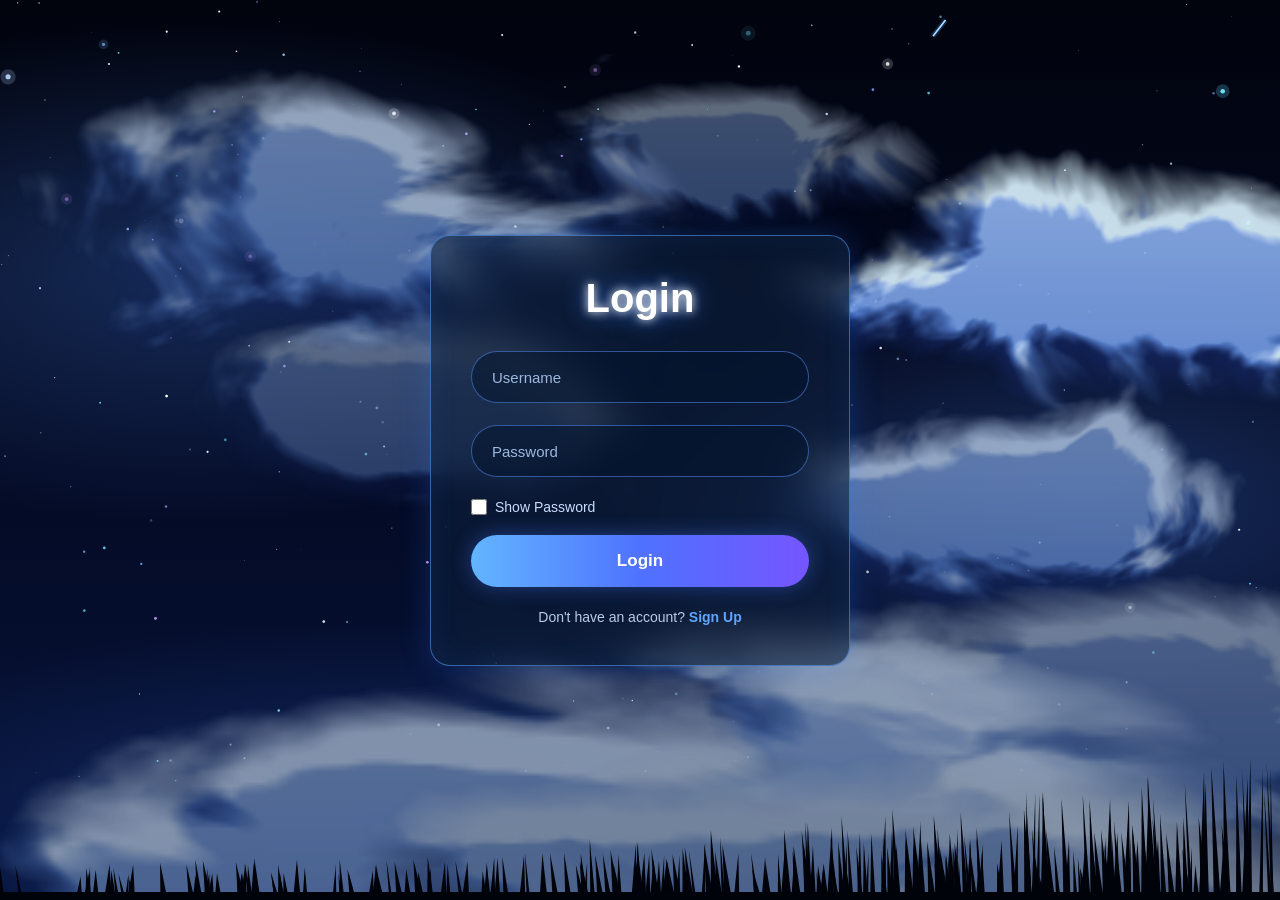
<file: login.html>
<!DOCTYPE html>
<html lang="en">
<head>
    <meta charset="UTF-8">
    <meta name="viewport" content="width=device-width, initial-scale=1.0">
    <title>Login</title>
    <link rel="stylesheet" href="login_style.css">
</head>
<body>

<!-- BACKGROUND: live na meteor (canvas) -->
<div class="sky">
    <canvas id="scene"></canvas>
</div>

<!-- LOGIN CARD -->
<div class="form-container">

    <h2 id="formTitle">Login</h2>

    <form id="authForm" onsubmit="event.preventDefault(); handleSubmit();">

        <div class="floating-input">
            <input type="text" id="username" placeholder=" " autocomplete="username" required>
            <label for="username">Username</label>
        </div>

        <div class="floating-input">
            <input type="password" id="password" placeholder=" " autocomplete="current-password" required>
            <label for="password">Password</label>
        </div>

        <div class="floating-input" id="confirmBox" style="display:none;">
            <input type="password" id="confirmPassword" placeholder=" " autocomplete="new-password">
            <label for="confirmPassword">Confirm Password</label>
        </div>

        <p id="passwordMatchMessage" style="display:none;"></p>

        <div class="show-password">
            <input type="checkbox" id="showPassword" onclick="togglePasswordVisibility()">
            <label for="showPassword">Show Password</label>
        </div>

        <button type="submit" id="submitBtn">Login</button>

        <p id="errorMessage"></p>

        <p id="toggleText">
            Don't have an account?
            <a href="#" onclick="toggleForm(); return false;">Sign Up</a>
        </p>

    </form>
</div>

<script>
/* =========================
   METEOR SCENE (Your Name style)
========================= */
(function () {
    const canvas = document.getElementById("scene");
    const ctx = canvas.getContext("2d");
    let W, H, stars = [], blades = [], clouds = [], last = 0;

    const clamp = (v, a, b) => Math.max(a, Math.min(b, v));

    /* ---------- ULAP (malambot, makatotohanan, parang hamog) ---------- */
    const TBL = new Float32Array(65536);
    for (let i = 0; i < TBL.length; i++) TBL[i] = Math.random();

    function makeCloud(w, h, bright, flat) {
        const c = document.createElement("canvas");
        c.width = w; c.height = h;
        const x = c.getContext("2d");

        const ox = Math.floor(Math.random() * 256), oy = Math.floor(Math.random() * 256);
        const hash = (ix, iy) => TBL[((ix + ox) & 255) | (((iy + oy) & 255) << 8)];
        const sm = t => t * t * (3 - 2 * t);
        function noise(px, py) {
            const ix = Math.floor(px), iy = Math.floor(py);
            const fx = sm(px - ix), fy = sm(py - iy);
            const a = hash(ix, iy), b = hash(ix + 1, iy), e = hash(ix, iy + 1), f = hash(ix + 1, iy + 1);
            return a + (b - a) * fx + (e - a) * fy + (a - b - e + f) * fx * fy;
        }
        function fbm(px, py, oct) {
            let v = 0, amp = 0.5, fr = 1;
            for (let i = 0; i < oct; i++) { v += amp * noise(px * fr, py * fr); fr *= 2.03; amp *= 0.5; }
            return v;
        }

        /* density field */
        const fx = 5 / w, fy = (flat ? 12 : 5) / w;
        const d = new Float32Array(w * h);
        for (let yy = 0; yy < h; yy++) {
            for (let xx = 0; xx < w; xx++) {
                const u = xx / w, v = yy / h;
                const warp = fbm(u * 3 + 11, v * 3 + 7, 2) * 1.8;
                const n = fbm(xx * fx + warp, yy * fy + warp, 5);
                const ex = (u - 0.5) / 0.5, ey = (v - (flat ? 0.5 : 0.55)) / (flat ? 0.5 : 0.45);
                const env = flat ? 1 - (Math.pow(Math.abs(ex), 3) + ey * ey) : 1 - (ex * ex + ey * ey);
                d[yy * w + xx] = clamp((n * 1.15 + clamp(env, 0, 1) * 0.9 - 0.8) * 2.4, 0, 1);
            }
        }

        /* kulay: madilim na asul sa lilim, maputlang asul sa gilid na nakaharap sa liwanag */
        const out = x.createImageData(w, h);
        const Lo = Math.round(w * 0.02) + 2;
        for (let yy = 0; yy < h; yy++) {
            for (let xx = 0; xx < w; xx++) {
                const i = yy * w + xx, v = d[i];
                if (v < 0.004) continue;
                const nb = d[Math.max(0, yy - Lo) * w + Math.min(w - 1, xx + Lo)];
                const t = clamp(0.38 + (v - nb) * 1.8 + (1 - yy / h) * 0.25 + v * 0.15, 0, 1);
                let r, g, b;
                if (t < 0.5) { const k = t * 2; r = 22 + 58 * k; g = 40 + 80 * k; b = 100 + 95 * k; }
                else { const k = (t - 0.5) * 2; r = 80 + 120 * k; g = 120 + 102 * k; b = 195 + 55 * k; }
                const o = i * 4;
                out.data[o] = clamp(r * bright, 0, 255);
                out.data[o + 1] = clamp(g * bright, 0, 255);
                out.data[o + 2] = clamp(b * bright, 0, 255);
                out.data[o + 3] = Math.pow(v, 1.15) * 255;
            }
        }
        x.putImageData(out, 0, 0);
        return c;
    }

    /* x, y, lapad, taas/lapad, linaw, bilis, liwanag, patag(hamog) */
    const CLOUD_SPECS = [
        [-0.05, 0.03, 0.60, 0.45, 0.80, 3, 0.90, false],
        [0.35,  0.06, 0.40, 0.40, 0.55, 4, 0.85, false],
        [0.60,  0.12, 0.50, 0.55, 0.90, 3, 1.10, false],
        [0.05,  0.30, 0.50, 0.40, 0.50, 4, 0.80, false],
        [0.55,  0.40, 0.45, 0.45, 0.75, 5, 0.95, false],
        [0.45,  0.62, 0.70, 0.35, 0.65, 4, 0.80, true],
        [-0.10, 0.70, 1.20, 0.30, 0.85, 2, 0.75, true],
        [0.25,  0.80, 1.00, 0.28, 0.70, 3, 0.65, true]
    ];

    /* ---------- RESIZE ---------- */
    function resize() {
        const dpr = Math.min(window.devicePixelRatio || 1, 2);
        W = window.innerWidth;
        H = window.innerHeight;
        canvas.width = W * dpr;
        canvas.height = H * dpr;
        ctx.setTransform(dpr, 0, 0, dpr, 0, 0);

        const cols = ["#ffffff", "#ffffff", "#bcd8ff", "#7fb0ff", "#c59bff", "#6fe0ff"];
        stars = Array.from({ length: Math.round(W * H / 4500) }, () => ({
            x: Math.random() * W,
            y: Math.random() * H * 0.88,
            r: Math.random() < 0.08 ? 1.6 + Math.random() : Math.random() * 1.1 + 0.3,
            c: cols[Math.floor(Math.random() * cols.length)],
            s: Math.random() * 2 + 0.5,
            o: Math.random() * 6
        }));

        /* damo: mas mataas at mas marami sa kanan */
        blades = [];
        for (let i = 0; i < W / 3; i++) {
            const px = Math.random() * W;
            const fx = px / W;
            if (Math.random() > 0.25 + 0.75 * fx) continue;
            blades.push({
                x: px,
                h: H * (0.025 + 0.14 * Math.pow(fx, 2.2) * Math.random() + 0.02 * Math.random()),
                w: Math.random() * 2.5 + 1.5,
                s: Math.random() * 2 + 1,
                o: Math.random() * 6
            });
        }

        clouds = CLOUD_SPECS.map((s, i) => {
            const w = Math.max(W * s[2], 260);
            const old = clouds[i];
            const sw = 320, sh = Math.round(320 * s[3]);
            return {
                img: (old && old.img) || makeCloud(sw, sh, s[6], s[7]),
                x: old ? old.x : W * s[0], y: H * s[1], w: w, h: w * s[3], a: s[4], v: s[5]
            };
        });
    }
    window.addEventListener("resize", resize);
    resize();

    /* ---------- COMET (kurbadong landas) ---------- */
    const MAIN = [[1.20, -0.15], [0.82, 0.06], [0.50, 0.28], [0.20, 0.75]];
    const FRAG = [[0.74, 0.02], [0.64, 0.20], [0.57, 0.38], [0.545, 0.55]];

    function pt(P, s) {
        const u = 1 - s;
        const a = u * u * u, b = 3 * u * u * s, c = 3 * u * s * s, d = s * s * s;
        return {
            x: (a * P[0][0] + b * P[1][0] + c * P[2][0] + d * P[3][0]) * W,
            y: (a * P[0][1] + b * P[1][1] + c * P[2][1] + d * P[3][1]) * H
        };
    }

    function ribbon(P, u, span, wMax, alpha, layers) {
        const N = 50, pts = [];
        for (let k = 0; k <= N; k++) {
            const f = k / N, s = u - f * span;
            if (s < 0) break;
            const p = pt(P, s);
            const q1 = pt(P, clamp(s + 0.005, 0, 1)), q0 = pt(P, clamp(s - 0.005, 0, 1));
            const tx = q1.x - q0.x, ty = q1.y - q0.y, l = Math.hypot(tx, ty) || 1;
            let nx = -ty / l, ny = tx / l;
            if (nx < 0) { nx = -nx; ny = -ny; }       // ang liwanag ay lumalapad papunta sa ibabang-kanan
            pts.push({ x: p.x, y: p.y, nx: nx, ny: ny, f: f });
        }
        ctx.lineCap = "butt";
        layers.forEach(Ly => {
            for (let k = 1; k < pts.length; k++) {
                const a = pts[k - 1], b = pts[k];
                const f = (a.f + b.f) / 2;
                const grow = Math.pow(f, 0.7);
                const off = Ly.o * wMax * grow;
                ctx.strokeStyle = "rgba(" + Ly.c + "," + (alpha * Ly.a * Math.pow(1 - f, Ly.fall)).toFixed(3) + ")";
                ctx.lineWidth = Ly.w * wMax * grow + Ly.min;
                ctx.beginPath();
                ctx.moveTo(a.x + a.nx * off, a.y + a.ny * off);
                ctx.lineTo(b.x + b.nx * off, b.y + b.ny * off);
                ctx.stroke();
            }
        });
    }

    function glow(x, y, r, stops, alpha) {
        const g = ctx.createRadialGradient(x, y, 0, x, y, r);
        stops.forEach(s => g.addColorStop(s[0], s[1]));
        ctx.globalAlpha = alpha;
        ctx.fillStyle = g;
        ctx.beginPath();
        ctx.arc(x, y, r, 0, Math.PI * 2);
        ctx.fill();
        ctx.globalAlpha = 1;
    }

    const MAIN_LAYERS = [
        { c: "150,70,235",   w: 0.50, o: 0.85, min: 0,   a: 0.40, fall: 0.8 },
        { c: "50,130,255",   w: 0.90, o: 0.45, min: 0,   a: 0.45, fall: 1.0 },
        { c: "140,225,255",  w: 0.35, o: 0.20, min: 1,   a: 0.70, fall: 1.0 },
        { c: "255,255,255",  w: 0.03, o: 0,    min: 1.6, a: 1.00, fall: 0.7 }
    ];
    const FRAG_LAYERS = [
        { c: "90,160,255",   w: 0, o: 0, min: 5,   a: 0.25, fall: 1.0 },
        { c: "170,215,255",  w: 0, o: 0, min: 1.6, a: 0.90, fall: 0.6 }
    ];

    const CYCLE = 14;    // segundo bawat ulit
    const PASS = 0.78;   // bahagi ng cycle na dumadaan ang comet

    /* ---------- FRAME ---------- */
    function frame(ms) {
        const t = ms / 1000;
        const dt = Math.min(0.05, t - last);
        last = t;
        ctx.clearRect(0, 0, W, H);
        ctx.globalCompositeOperation = "source-over";

        /* bituin (may kulay) */
        stars.forEach(s => {
            const tw = 0.35 + 0.65 * Math.abs(Math.sin(t * s.s + s.o));
            ctx.fillStyle = s.c;
            ctx.globalAlpha = tw;
            ctx.beginPath();
            ctx.arc(s.x, s.y, s.r, 0, Math.PI * 2);
            ctx.fill();
            if (s.r > 1.5) {
                ctx.globalAlpha = tw * 0.22;
                ctx.beginPath();
                ctx.arc(s.x, s.y, s.r * 3, 0, Math.PI * 2);
                ctx.fill();
            }
        });
        ctx.globalAlpha = 1;

        /* ulap */
        clouds.forEach(c => {
            c.x += c.v * dt;
            if (c.x > W) c.x = -c.w;
            ctx.globalAlpha = c.a;
            ctx.drawImage(c.img, c.x, c.y, c.w, c.h);
        });
        ctx.globalAlpha = 1;

        /* comet: dumadaan lang */
        const phase = (t % CYCLE) / CYCLE;
        if (phase < PASS) {
            const p = phase / PASS;
            const fade = clamp(Math.min(p / 0.08, (1 - p) / 0.22), 0, 1);
            ctx.globalCompositeOperation = "lighter";

            /* manipis na piraso na may pulang kislap */
            const u2 = clamp(p * 1.15 - 0.1, 0, 1);
            if (u2 > 0) {
                ribbon(FRAG, u2, 0.55, 0, fade, FRAG_LAYERS);
                const q = pt(FRAG, u2);
                const sp = clamp((u2 - 0.75) / 0.15, 0, 1) * fade;
                if (sp > 0) {
                    glow(q.x, q.y, 20, [[0, "rgba(255,210,170,1)"], [0.4, "rgba(255,90,40,.55)"], [1, "rgba(255,60,20,0)"]], sp);
                    ctx.strokeStyle = "rgba(255,110,60," + (0.9 * sp) + ")";
                    ctx.lineWidth = 2;
                    for (let k = -2; k <= 2; k++) {
                        const ang = -Math.PI / 2 + k * 0.38;
                        const len = 12 + (2 - Math.abs(k)) * 3;
                        ctx.beginPath();
                        ctx.moveTo(q.x, q.y);
                        ctx.lineTo(q.x + Math.cos(ang) * len, q.y + Math.sin(ang) * len);
                        ctx.stroke();
                    }
                }
            }

            /* pangunahing comet */
            const wMax = Math.min(W, H) * 0.20;
            ribbon(MAIN, p, 0.78, wMax, fade, MAIN_LAYERS);
            const h = pt(MAIN, p);
            const ng = ctx.createLinearGradient(h.x, h.y, h.x, h.y - H * 0.22);
            ng.addColorStop(0, "rgba(160,210,255," + (0.9 * fade) + ")");
            ng.addColorStop(1, "rgba(80,140,255,0)");
            ctx.strokeStyle = ng;
            ctx.lineWidth = 2;
            ctx.beginPath();
            ctx.moveTo(h.x, h.y);
            ctx.lineTo(h.x, h.y - H * 0.22);
            ctx.stroke();
            glow(h.x, h.y, 42, [[0, "rgba(255,255,255,1)"], [0.2, "rgba(190,225,255,.85)"], [0.5, "rgba(70,130,255,.35)"], [1, "rgba(40,90,255,0)"]], fade);
        }

        /* damo (silhouette) */
        ctx.globalCompositeOperation = "source-over";
        ctx.globalAlpha = 1;
        ctx.fillStyle = "#01030a";
        blades.forEach(b => {
            const sway = Math.sin(t * b.s + b.o) * 4;
            ctx.beginPath();
            ctx.moveTo(b.x - b.w, H);
            ctx.lineTo(b.x + sway - 2, H - b.h);
            ctx.lineTo(b.x + b.w, H);
            ctx.closePath();
            ctx.fill();
        });
        ctx.fillRect(0, H - 8, W, 8);

        requestAnimationFrame(frame);
    }
    requestAnimationFrame(frame);
})();
</script>

<script>
let isLogin = true;

/* ===== TOGGLE LOGIN / SIGN UP ===== */
function toggleForm() {
    const form = document.getElementById("authForm");
    form.reset();
    document.getElementById("errorMessage").textContent = "";
    document.getElementById("passwordMatchMessage").style.display = "none";

    // ibalik sa hidden ang password kapag nag-switch
    document.getElementById("password").type = "password";
    document.getElementById("confirmPassword").type = "password";

    isLogin = !isLogin;

    document.getElementById("formTitle").textContent = isLogin ? "Login" : "Sign Up";
    document.getElementById("submitBtn").textContent = isLogin ? "Login" : "Sign Up";
    document.getElementById("confirmBox").style.display = isLogin ? "none" : "block";
    document.getElementById("confirmPassword").required = !isLogin;

    document.getElementById("toggleText").innerHTML = isLogin
        ? 'Don\'t have an account? <a href="#" onclick="toggleForm(); return false;">Sign Up</a>'
        : 'Already have an account? <a href="#" onclick="toggleForm(); return false;">Login</a>';
}

/* ===== SUBMIT ===== */
function handleSubmit() {
    const username = document.getElementById("username").value.trim();
    const password = document.getElementById("password").value;
    const error = document.getElementById("errorMessage");

    if (isLogin) {
        if (username === localStorage.getItem("username") &&
            password === localStorage.getItem("password")) {
            alert("Welcome! Successfully logged in.");
            window.location.href = "index.html";
        } else {
            error.textContent = "Invalid username or password";
        }
        return;
    }

    const confirmPassword = document.getElementById("confirmPassword").value;

    if (!username || !password) {
        error.textContent = "Please fill out all fields";
    } else if (password !== confirmPassword) {
        error.textContent = "Passwords do not match";
    } else {
        localStorage.setItem("username", username);
        localStorage.setItem("password", password);
        alert("Account created successfully! You can now log in.");
        toggleForm();
    }
}

/* ===== SHOW PASSWORD ===== */
function togglePasswordVisibility() {
    const type = document.getElementById("showPassword").checked ? "text" : "password";
    document.getElementById("password").type = type;
    document.getElementById("confirmPassword").type = type;
}

/* ===== PASSWORD MATCH ===== */
function checkPasswordMatch() {
    const password = document.getElementById("password").value;
    const confirm = document.getElementById("confirmPassword").value;
    const message = document.getElementById("passwordMatchMessage");

    if (isLogin || confirm === "") {
        message.style.display = "none";
        return;
    }

    const match = password === confirm;
    message.textContent = match ? "Passwords match" : "Passwords do not match";
    message.style.color = match ? "#5cff9d" : "#ff6688";
    message.style.display = "block";
}

document.getElementById("confirmPassword").addEventListener("input", checkPasswordMatch);
document.getElementById("password").addEventListener("input", checkPasswordMatch);
</script>

</body>
</html>
</file>
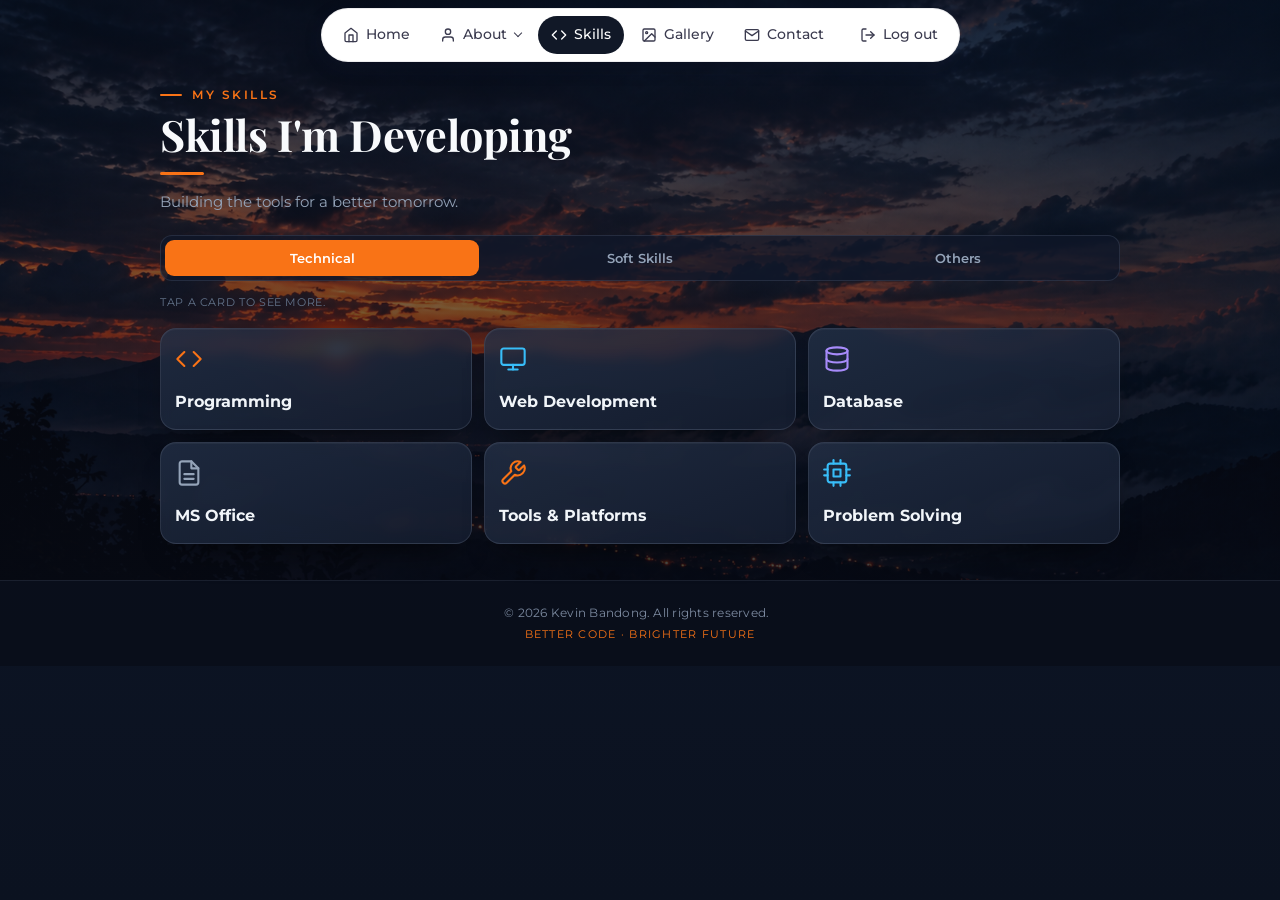
<file: skills.html>
<!DOCTYPE html>
<html lang="en">
<head>
    <meta charset="UTF-8">
    <meta name="viewport" content="width=device-width, initial-scale=1.0">
    <title>Skills - Kevin Bandong</title>

    <link rel="preconnect" href="https://fonts.googleapis.com">
    <link rel="preconnect" href="https://fonts.gstatic.com" crossorigin>
    <link href="https://fonts.googleapis.com/css2?family=Montserrat:wght@400;500;600;700&family=Playfair+Display:ital,wght@0,600;0,700;1,600&display=swap" rel="stylesheet">

    <link rel="stylesheet" href="site.css?v=5">
    <link rel="stylesheet" href="nav.css?v=11">
    <script src="nav.js?v=15" defer></script>
    <style>
        /* sunset box only as tall as the content (same as Home) */
        body.dark > .page { flex: 0 0 auto; padding-bottom: 36px; }
        body.dark > footer { margin-top: 0 !important; }

        .tabs {
            display: flex;
            gap: 4px;
            padding: 4px;
            margin-top: 6px;
            background: rgba(15, 23, 42, .75);
            border: 1px solid rgba(148, 163, 184, .16);
            border-radius: 12px;
        }
        .tab {
            flex: 1;
            padding: 10px 6px;
            border: 0;
            border-radius: 9px;
            background: transparent;
            color: var(--text);
            font: 600 .82rem 'Montserrat', system-ui, sans-serif;
            cursor: pointer;
            transition: background .2s ease, color .2s ease;
        }
        .tab.active { background: var(--accent); color: #fff; }

        /* tap a card -> it extends downward and shows its details */
        #skillGrid { align-items: start; }
        .acc { padding: 0; }
        .acc-head {
            display: block;
            width: 100%;
            box-sizing: border-box;
            margin: 0;
            padding: 16px 14px;
            border: 0;
            background: none;
            color: inherit;
            font: inherit;
            text-align: left;
            cursor: pointer;
            -webkit-tap-highlight-color: transparent;
        }
        .acc-head:focus-visible { outline: 2px solid var(--c); outline-offset: -3px; border-radius: 14px; }
        .acc-head .t {
            display: block;
            margin-top: 12px;
            color: var(--white);
            font-weight: 700;
            font-size: .98rem;
            line-height: 1.3;
        }
        @media (max-width: 560px) { .acc-head .t { min-height: 2.6em; } }   /* every closed card has the same height */
        .acc.open { box-shadow: 0 0 0 1px var(--c), 0 18px 40px -22px var(--c); }
        .acc.open { border-color: var(--c); }
        .panel {
            max-height: 0;
            overflow: hidden;
            opacity: 0;
            transition: max-height .35s ease, opacity .3s ease;
        }
        .acc.open .panel { opacity: 1; }
        .panel ul { margin: 0; padding: 0 14px 16px 30px; font-size: .84rem; color: #CBD5E1; }
        .panel li { margin: 5px 0; }
        .panel li::marker { color: var(--c); }
        .tap-hint { margin: 14px 0 0; color: #64748B; font-size: .74rem; letter-spacing: .06em; }
    </style>
</head>
<body class="dark">

<section class="page">
    <div class="wrap">
        <p class="eyebrow-l">My Skills</p>
        <h1 class="title">Skills I'm Developing</h1>
        <p class="lead">Building the tools for a better tomorrow.</p>

        <div class="tabs" id="tabs">
            <button class="tab active" data-tab="technical">Technical</button>
            <button class="tab" data-tab="soft">Soft Skills</button>
            <button class="tab" data-tab="others">Others</button>
        </div>

        <p class="tap-hint">Tap a card to see more.</p>
        <div class="grid" id="skillGrid"></div>
    </div>
</section>

<footer>
    <p>&copy; 2026 Kevin Bandong. All rights reserved. &nbsp;<span class="tag">Better Code &middot; Brighter Future</span></p>
</footer>

<script>
/* edit your skills here: title, small text, icon, color */
const ICONS = {
    code:    '<polyline points="16 18 22 12 16 6"/><polyline points="8 6 2 12 8 18"/>',
    monitor: '<rect x="2" y="3" width="20" height="14" rx="2"/><line x1="8" y1="21" x2="16" y2="21"/><line x1="12" y1="17" x2="12" y2="21"/>',
    db:      '<ellipse cx="12" cy="5" rx="9" ry="3"/><path d="M21 12c0 1.66-4 3-9 3s-9-1.34-9-3"/><path d="M3 5v14c0 1.66 4 3 9 3s9-1.34 9-3V5"/>',
    file:    '<path d="M14 2H6a2 2 0 0 0-2 2v16a2 2 0 0 0 2 2h12a2 2 0 0 0 2-2V8z"/><polyline points="14 2 14 8 20 8"/><line x1="16" y1="13" x2="8" y2="13"/><line x1="16" y1="17" x2="8" y2="17"/>',
    tool:    '<path d="M14.7 6.3a1 1 0 0 0 0 1.4l1.6 1.6a1 1 0 0 0 1.4 0l3.77-3.77a6 6 0 0 1-7.94 7.94l-6.91 6.91a2.12 2.12 0 0 1-3-3l6.91-6.91a6 6 0 0 1 7.94-7.94l-3.76 3.76z"/>',
    cpu:     '<rect x="4" y="4" width="16" height="16" rx="2"/><rect x="9" y="9" width="6" height="6"/><line x1="9" y1="1" x2="9" y2="4"/><line x1="15" y1="1" x2="15" y2="4"/><line x1="9" y1="20" x2="9" y2="23"/><line x1="15" y1="20" x2="15" y2="23"/><line x1="20" y1="9" x2="23" y2="9"/><line x1="20" y1="14" x2="23" y2="14"/><line x1="1" y1="9" x2="4" y2="9"/><line x1="1" y1="14" x2="4" y2="14"/>',
    mic:     '<path d="M12 1a3 3 0 0 0-3 3v8a3 3 0 0 0 6 0V4a3 3 0 0 0-3-3z"/><path d="M19 10v2a7 7 0 0 1-14 0v-2"/><line x1="12" y1="19" x2="12" y2="23"/><line x1="8" y1="23" x2="16" y2="23"/>',
    chat:    '<path d="M21 11.5a8.38 8.38 0 0 1-.9 3.8 8.5 8.5 0 0 1-7.6 4.7 8.38 8.38 0 0 1-3.8-.9L3 21l1.9-5.7a8.38 8.38 0 0 1-.9-3.8 8.5 8.5 0 0 1 4.7-7.6 8.38 8.38 0 0 1 3.8-.9h.5a8.48 8.48 0 0 1 8 8v.5z"/>',
    users:   '<path d="M17 21v-2a4 4 0 0 0-4-4H5a4 4 0 0 0-4 4v2"/><circle cx="9" cy="7" r="4"/><path d="M23 21v-2a4 4 0 0 0-3-3.87"/><path d="M16 3.13a4 4 0 0 1 0 7.75"/>',
    clock:   '<circle cx="12" cy="12" r="10"/><polyline points="12 6 12 12 16 14"/>',
    pen:     '<path d="M12 19l7-7 3 3-7 7-3-3z"/><path d="M18 13l-1.5-7.5L2 2l3.5 14.5L13 18l5-5z"/><path d="M2 2l7.586 7.586"/><circle cx="11" cy="11" r="2"/>',
    book:    '<path d="M2 3h6a4 4 0 0 1 4 4v14a3 3 0 0 0-3-3H2z"/><path d="M22 3h-6a4 4 0 0 0-4 4v14a3 3 0 0 1 3-3h7z"/>',
    zap:     '<polygon points="13 2 3 14 12 14 11 22 21 10 12 10 13 2"/>'
};

const SKILLS = {
    technical: [
        { icon: 'code',    color: '#F97316', title: 'Programming',      text: 'Python, HTML, CSS, JavaScript, OOP' },
        { icon: 'monitor', color: '#38BDF8', title: 'Web Development',  text: 'Responsive Design, UI/UX Basics' },
        { icon: 'db',      color: '#A78BFA', title: 'Database',         text: 'MySQL, Database Management' },
        { icon: 'file',    color: '#94A3B8', title: 'MS Office',        text: 'Word, Excel, PowerPoint, Google Workspace' },
        { icon: 'tool',    color: '#F97316', title: 'Tools & Platforms', text: 'Git, VS Code, Pydroid, GitHub' },
        { icon: 'cpu',     color: '#38BDF8', title: 'Problem Solving',  text: 'Logical Thinking, Math & Algorithms' }
    ],
    soft: [
        { icon: 'mic',   color: '#F97316', title: 'Public Speaking', text: 'Sharing ideas with confidence' },
        { icon: 'chat',  color: '#38BDF8', title: 'Communication',   text: 'Clear and respectful with others' },
        { icon: 'users', color: '#A78BFA', title: 'Teamwork',        text: 'Working well in a group' },
        { icon: 'clock', color: '#94A3B8', title: 'Time Management', text: 'Planning and meeting deadlines' }
    ],
    others: [
        { icon: 'pen',  color: '#F97316', title: 'Graphic Design',  text: 'Layouts, posters and visuals' },
        { icon: 'book', color: '#38BDF8', title: 'Fast Learner',    text: 'Always learning something new' },
        { icon: 'zap',  color: '#A78BFA', title: 'Creativity',      text: 'Turning ideas into projects' }
    ]
};

const grid = document.getElementById('skillGrid');
const tabs = document.querySelectorAll('.tab');

function show(name) {
    grid.innerHTML = '';
    SKILLS[name].forEach(function (s) {
        var items = s.text.split(', ').map(function (x) { return '<li>' + x + '</li>'; }).join('');
        var d = document.createElement('div');
        d.className = 'card acc';
        d.style.setProperty('--c', s.color);
        d.innerHTML =
            '<button type="button" class="acc-head" aria-expanded="false">' +
                '<svg class="ic" viewBox="0 0 24 24">' + ICONS[s.icon] + '</svg>' +
                '<span class="t">' + s.title + '</span>' +
            '</button>' +
            '<div class="panel"><ul>' + items + '</ul></div>';

        var head = d.querySelector('.acc-head');
        var panel = d.querySelector('.panel');
        head.addEventListener('click', function () {
            var open = !d.classList.contains('open');
            d.classList.toggle('open', open);
            head.setAttribute('aria-expanded', open ? 'true' : 'false');
            panel.style.maxHeight = open ? panel.scrollHeight + 'px' : '0';
        });

        grid.appendChild(d);
    });
    tabs.forEach(function (t) { t.classList.toggle('active', t.dataset.tab === name); });
}
tabs.forEach(function (t) { t.addEventListener('click', function () { show(t.dataset.tab); }); });
show('technical');

window.addEventListener('resize', function () {
    document.querySelectorAll('.acc.open .panel').forEach(function (p) { p.style.maxHeight = p.scrollHeight + 'px'; });
});
</script>

</body>
</html>
</file>
<file: site.css>
/* Dark portfolio style shared by Home, Skills, Goals, Fun Facts and Contact. */

:root {
    --accent: #F97316;
    --bg: #0F172A;
    --surface: #1E293B;
    --text: #94A3B8;
    --white: #F1F5F9;
}

html { background: #0B1220; }

body.dark {
    margin: 0;
    color: var(--text);
    font-family: 'Montserrat', system-ui, sans-serif;
    line-height: 1.6;
    overflow-x: hidden;
    background: none !important;
}

/* plain night sky behind the whole page (the photo is only inside the main box) */
body.dark::before {
    content: "";
    position: fixed;
    inset: 0;
    z-index: -1;
    pointer-events: none;
    background:
        radial-gradient(900px 520px at 12% -8%, rgba(249, 115, 22, .08), transparent 60%),
        linear-gradient(180deg, #0F172A 0%, #0B1220 100%);
}

/* the main box (nav + content): sunset photo with a dark shade so the text stays readable */
.page, .hero-bg {
    display: block;
    padding-bottom: 28px;
    background:
        linear-gradient(180deg, rgba(8, 12, 24, .66) 0%, rgba(8, 12, 24, .52) 45%, rgba(8, 12, 24, .74) 100%),
        url('Images/login-bg.jpg') 30% 60% / cover no-repeat,
        #0F172A !important;
}
.wrap { max-width: 1000px; margin: 0 auto; padding: 4px 20px 0; box-sizing: border-box; }

/* ---------- headings ---------- */
.eyebrow-l {
    margin: 10px 0 0;
    color: var(--accent);
    font-size: .72rem;
    font-weight: 600;
    letter-spacing: .22em;
    text-transform: uppercase;
}
h1.title {
    margin: 6px 0 4px;
    color: #F8FAFC;
    font-family: 'Playfair Display', serif;
    font-weight: 700;
    font-size: clamp(1.9rem, 6.2vw, 2.7rem);
    line-height: 1.15;
}
.lead { margin: 0 0 20px; color: var(--text); font-size: .95rem; max-width: 560px; }

/* ---------- cards ---------- */
.grid {
    display: grid;
    grid-template-columns: repeat(2, minmax(0, 1fr));
    gap: 12px;
    margin-top: 16px;
}
@media (min-width: 820px) { .grid { grid-template-columns: repeat(3, minmax(0, 1fr)); } .grid.g4 { grid-template-columns: repeat(4, minmax(0, 1fr)); } }

.card {
    --c: var(--accent);
    background: rgba(30, 41, 59, .72);
    border: 1px solid rgba(148, 163, 184, .16);
    border-radius: 16px;
    padding: 16px 14px;
    -webkit-backdrop-filter: blur(6px);
    backdrop-filter: blur(6px);
    box-shadow: 0 14px 30px -18px rgba(0, 0, 0, .7);
    transition: transform .25s ease, border-color .25s ease;
}
.card:hover { transform: translateY(-3px); border-color: var(--c); }
.card .ic {
    width: 28px;
    height: 28px;
    fill: none;
    stroke: var(--c);
    stroke-width: 1.8;
    stroke-linecap: round;
    stroke-linejoin: round;
}
.card h3 { margin: 10px 0 6px; color: var(--white); font-size: .98rem; line-height: 1.3; }
.card p { margin: 0; font-size: .78rem; color: var(--text); }
.card ul { margin: 6px 0 0; padding-left: 16px; font-size: .76rem; color: var(--text); }
.card li { margin: 3px 0; }

/* coloured top edge (Goals) */
.card.top { border-top: 3px solid var(--c); }
.card.top h3 { color: var(--c); }

.quote {
    margin: 28px 0 0;
    text-align: center;
    color: var(--white);
    font-family: 'Playfair Display', serif;
    font-style: italic;
    font-size: 1.15rem;
    line-height: 1.5;
}
.quote::after { content: ""; display: block; width: 36px; height: 2px; margin: 12px auto 0; background: var(--accent); }

/* ---------- buttons ---------- */
.btn {
    display: inline-flex;
    align-items: center;
    justify-content: center;
    gap: 8px;
    padding: 12px 20px;
    border-radius: 10px;
    border: 1px solid transparent;
    font: 600 .88rem 'Montserrat', system-ui, sans-serif;
    text-decoration: none;
    cursor: pointer;
    transition: transform .2s ease, background .2s ease;
}
.btn:hover { transform: translateY(-2px); }
.btn-accent { background: var(--accent); color: #fff; }
.btn-accent:hover { background: #fb8a3c; }
.btn-ghost { color: var(--white); border-color: rgba(148, 163, 184, .45); background: transparent; }
.btn-ghost:hover { background: rgba(255, 255, 255, .08); }
.btn .ico { width: 16px; height: 16px; fill: none; stroke: currentColor; stroke-width: 2; stroke-linecap: round; stroke-linejoin: round; }

/* ---------- footer ---------- */
body.dark footer {
    margin: 0;
    padding: 1.2rem 18px;
    text-align: center;
    font-size: .76rem;
    color: #7C8AA0 !important;
    background: rgba(8, 12, 24, .7) !important;
    border-top: 1px solid rgba(148, 163, 184, .12);
}
body.dark footer p { margin: 0; color: #7C8AA0 !important; }
body.dark footer .tag { display: block; margin-top: 4px; color: var(--accent); letter-spacing: .08em; }


/* ===== professional polish ===== */
html { scroll-behavior: smooth; }
::selection { background: rgba(249, 115, 22, .35); color: #fff; }

body.dark {
    display: flex;
    flex-direction: column;
    min-height: 100vh;
    -webkit-font-smoothing: antialiased;
    text-rendering: optimizeLegibility;
}
body.dark > .page { flex: 1 0 auto; }          /* the main box reaches the footer, no empty band */
body.dark > footer { flex: 0 0 auto; }

/* headings */
h1.title, .hero h1 { text-wrap: balance; letter-spacing: -.01em; }
.lead { line-height: 1.7; }
.eyebrow-l { display: inline-flex; align-items: center; gap: 10px; }
.eyebrow-l::before { content: ""; width: 22px; height: 2px; border-radius: 2px; background: var(--accent); }

/* cards: calmer, more refined */
.card {
    background: linear-gradient(160deg, rgba(36, 49, 72, .78), rgba(22, 31, 50, .78));
    border-color: rgba(148, 163, 184, .18);
    box-shadow: 0 18px 36px -22px rgba(0, 0, 0, .85), inset 0 1px 0 rgba(255, 255, 255, .04);
}
.card:hover { box-shadow: 0 24px 44px -22px rgba(0, 0, 0, .9), 0 0 0 1px var(--c); }

/* tap-to-open cards: no arrows, the open card simply glows in its colour */
.chev { display: none !important; }
.acc-head .t { margin-top: 12px; }
.acc.open {
    background: linear-gradient(160deg, rgba(40, 55, 82, .88), rgba(24, 34, 54, .88));
    box-shadow: 0 24px 44px -22px rgba(0, 0, 0, .9), 0 0 0 1px var(--c), 0 0 26px -8px var(--c);
}
.tap-hint { letter-spacing: .1em; text-transform: uppercase; font-size: .66rem !important; }

/* buttons */
.btn { letter-spacing: .01em; }
.btn-accent { box-shadow: 0 10px 24px -10px rgba(249, 115, 22, .75); }

/* footer: two tidy lines */
body.dark footer { padding: 1.4rem 18px; border-top: 1px solid rgba(148, 163, 184, .12); }
body.dark footer p { line-height: 1.7; letter-spacing: .02em; }
body.dark footer .tag { display: block; margin-top: 2px; letter-spacing: .12em; text-transform: uppercase; font-size: .66rem; }

/* thin dark scrollbar */
* { scrollbar-width: thin; scrollbar-color: rgba(148, 163, 184, .35) transparent; }
::-webkit-scrollbar { width: 8px; height: 8px; }
::-webkit-scrollbar-thumb { background: rgba(148, 163, 184, .35); border-radius: 8px; }

/* clear keyboard focus */
:focus-visible { outline: 2px solid var(--accent); outline-offset: 2px; }

@media (prefers-reduced-motion: reduce) {
    *, *::before, *::after { animation: none !important; transition: none !important; scroll-behavior: auto !important; }
}


/* ============ polish ============ */
html { scroll-behavior: smooth; scrollbar-color: #334155 #0B1220; }
::selection { background: rgba(249, 115, 22, .35); color: #fff; }
body.dark { -webkit-font-smoothing: antialiased; text-rendering: optimizeLegibility; }

/* small accent line under every page title */
h1.title::after {
    content: "";
    display: block;
    width: 44px;
    height: 3px;
    margin: 12px 0 14px;
    border-radius: 3px;
    background: var(--accent);
}
.lead { line-height: 1.7; }

/* cards: calmer look + clear keyboard focus */
.card { border-color: rgba(148, 163, 184, .18); }
.card:hover { box-shadow: 0 18px 38px -20px rgba(0, 0, 0, .85); }
a:focus-visible, button:focus-visible { outline: 2px solid var(--accent); outline-offset: 3px; }

@media (prefers-reduced-motion: reduce) {
    html { scroll-behavior: auto; }
}
</file>
<file: nav.css>
/* Shared floating pill navigation (all pages), centered.
   Built from <div>s so old rules in style.css don't touch it. */

.site-nav {
    position: sticky !important;
    top: 10px !important;
    z-index: 900;
    display: flex !important;
    flex-wrap: wrap;
    align-items: center;
    justify-content: center;
    gap: 4px 6px;
    width: fit-content !important;
    max-width: calc(100% - 20px);
    box-sizing: border-box;
    margin: 10px auto 0 !important;
    padding: 7px 8px !important;
    background: rgba(255, 255, 255, .94) !important;
    -webkit-backdrop-filter: blur(10px);
    backdrop-filter: blur(10px);
    border: 1px solid rgba(20, 20, 40, .06) !important;
    border-radius: 28px !important;
    box-shadow: 0 8px 28px rgba(30, 30, 70, .16) !important;
    overflow: visible !important;
}

.site-nav a {
    float: none !important;
    display: inline-flex !important;
    align-items: center;
    gap: 7px;
    background: none !important;
    text-decoration: none !important;
    text-transform: none !important;
    box-shadow: none !important;
    margin: 0 !important;
    -webkit-tap-highlight-color: transparent;
}

.site-nav .ico {
    width: 16px;
    height: 16px;
    fill: none;
    stroke: currentColor;
    stroke-width: 2;
    stroke-linecap: round;
    stroke-linejoin: round;
    flex-shrink: 0;
}

/* ---------- items ---------- */
.site-nav .site-links {
    display: flex;
    flex-wrap: wrap;
    align-items: center;
    justify-content: center;
    gap: 2px 4px;
}

.site-nav .site-links > a,
.site-nav .dropbtn,
.site-nav .logout-link {
    padding: 8px 13px !important;
    border-radius: 999px !important;
    font-family: 'Montserrat', sans-serif;
    font-weight: 500;
    font-size: .85rem;
    color: #3B3B4F !important;
    border: 0 !important;
    cursor: pointer;
    white-space: nowrap;
    transition: background .2s ease, color .2s ease;
}

.site-nav .site-links > a:hover,
.site-nav .dropbtn:hover,
.site-nav .dropdown.open .dropbtn {
    background: #F0F0F6 !important;
    color: #111827 !important;
}

.site-nav .site-links > a.active,
.site-nav .dropbtn.active {
    background: #111827 !important;
    color: #fff !important;
}

.site-nav .dropbtn::after {
    content: "";
    width: 5px;
    height: 5px;
    margin-left: 1px;
    border-right: 1.5px solid currentColor;
    border-bottom: 1.5px solid currentColor;
    transform: translateY(-2px) rotate(45deg);
}

/* ---------- About dropdown ---------- */
.site-nav .dropdown { position: relative; }

.site-nav .dropdown-menu {
    display: none;
    position: absolute;
    top: 100%;
    left: 0;
    min-width: 230px;
    max-width: 86vw;
    margin-top: 12px;
    padding: 8px 0;
    background: #fff;
    border-radius: 14px;
    box-shadow: 0 14px 34px -8px rgba(40, 30, 90, .3);
    z-index: 950;
}
.site-nav .dropdown-menu::before {      /* bridge so hover doesn't drop */
    content: "";
    position: absolute;
    top: -12px;
    left: 0;
    right: 0;
    height: 12px;
}
.site-nav .dropdown.open .dropdown-menu { display: block; }
@media (hover: hover) {
    .site-nav .dropdown:hover .dropdown-menu { display: block; }
}

.site-nav .dropdown-menu a {
    display: block !important;
    padding: 12px 20px !important;
    font-family: 'Montserrat', sans-serif;
    font-weight: 500;
    font-size: .92rem;
    color: #2B2540 !important;
    white-space: nowrap;
    border: 0 !important;
    border-radius: 0 !important;
    transition: background .2s ease, color .2s ease;
}
.site-nav .dropdown-menu a:hover,
.site-nav .dropdown-menu a.active {
    background: #EFE8FA !important;
    color: #6B3FA0 !important;
}

/* ---------- log out ---------- */
.site-nav .logout-link { margin-left: 4px !important; }
.site-nav .logout-link:hover {
    background: #FDECEC !important;
    color: #B42318 !important;
}

/* ---------- phones: icons only, the current page keeps its label ---------- */
@media (max-width: 700px) {
    .site-nav { top: 8px !important; margin-top: 8px !important; padding: 6px !important; }
    .site-nav .site-links > a,
    .site-nav .dropbtn,
    .site-nav .logout-link { padding: 9px 11px !important; }

    .site-nav .site-links > a:not(.active) .lbl,
    .site-nav .dropbtn:not(.active) .lbl,
    .site-nav .logout-link .lbl { display: none; }

    .site-nav .dropbtn::after { margin-left: 0; }
    .site-nav .logout-link { margin-left: 0 !important; }
}

/* nav placed inside the page's main box */
.nav-row {
    position: sticky;
    top: 8px;
    z-index: 900;
    display: flex;
    justify-content: center;
    box-sizing: border-box;
    width: 100%;
    flex: 0 0 100%;
    grid-column: 1 / -1;
    margin: 0 0 18px;
    pointer-events: none;           /* only the pill itself is clickable */
}
.nav-row .site-nav {
    pointer-events: auto;
    position: relative !important;
    top: auto !important;
    margin: 0 !important;
    background: #fff !important;
    border: 1px solid rgba(20, 20, 40, .08) !important;
    box-shadow: 0 6px 20px rgba(30, 30, 70, .12) !important;
}

/* the main box fills the screen, same size as the Home box */
.full-box {
    width: 100% !important;
    max-width: none !important;
    margin: 0 !important;
    border-radius: 0 !important;
    box-sizing: border-box !important;
    box-shadow: none !important;
}

/* phones: keep the whole pill on ONE row (like Home), also inside the page boxes */
.nav-row .site-nav { max-width: 100%; }

@media (max-width: 700px) {
    .site-nav,
    .nav-row .site-nav {
        flex-wrap: nowrap !important;
        max-width: 100% !important;
        padding: 5px !important;
    }
    .site-nav .site-links { flex-wrap: nowrap; gap: 0 2px; }
    .site-nav .site-links > a,
    .site-nav .dropbtn,
    .site-nav .logout-link { padding: 9px clamp(6px, 2.6vw, 11px) !important; }
    .site-nav .logout-link { margin-left: 0 !important; }
}


/* ============ scroll animation: items rise and fade in when they come into view ============ */
.reveal { opacity: 0; }
.reveal.in {
    opacity: 1;
    animation: revealUp .75s cubic-bezier(.22, 1, .36, 1) var(--d, 0s) backwards;
}
@keyframes revealUp {
    from { opacity: 0; transform: translateY(26px); }
    to   { opacity: 1; transform: none; }
}
@media (prefers-reduced-motion: reduce) {
    .reveal { opacity: 1; }
    .reveal.in { animation: none; }
}
</file>
<file: home.css>
/* Home page styles (hero, music player, manhwa list) */
.hero {
    display: grid;
    grid-template-columns: 1.1fr .9fr;
    gap: 36px;
    align-items: center;
    padding-top: 10px;
}

.chip {
    display: inline-block;
    padding: 6px 14px;
    border-radius: 999px;
    border: 1px solid rgba(148, 163, 184, .35);
    background: rgba(30, 41, 59, .6);
    color: var(--white);
    font-size: .76rem;
}

.hero h1 {
    margin: 16px 0 6px;
    color: #F8FAFC;
    font-family: 'Playfair Display', serif;
    font-weight: 700;
    font-size: clamp(2.5rem, 9vw, 4rem);
    line-height: 1.05;
}
.hero h1 span { color: var(--accent); }

.role {
    min-height: 1.5em;
    margin: 0 0 16px;
    color: var(--white);
    font-weight: 600;
    font-size: clamp(1rem, 3.4vw, 1.2rem);
}
.cursor {
    display: inline-block;
    width: 2px;
    height: 1em;
    margin-left: 3px;
    vertical-align: -.12em;
    background: var(--accent);
    animation: blink 1s steps(1) infinite;
}
@keyframes blink { 50% { opacity: 0; } }

.desc { max-width: 520px; margin: 0 0 22px; font-size: .95rem; line-height: 1.75; }

.btns { display: flex; flex-wrap: wrap; gap: 12px; }

.photo {
    justify-self: center;
    width: min(100%, 320px);
    aspect-ratio: 1 / 1.15;
    border-radius: 18px;
    overflow: hidden;
    border: 1px solid rgba(148, 163, 184, .28);
    box-shadow: 0 30px 60px -25px rgba(0, 0, 0, .8);
    background: rgba(30, 41, 59, .6);
}
.photo img { width: 100%; height: 100%; object-fit: cover; display: block; }

.loves {
    display: flex;
    flex-wrap: wrap;
    justify-content: center;
    gap: 14px 34px;
    margin: 34px 0 0;
    padding: 6px 0;
}
.loves div { display: flex; flex-direction: column; align-items: center; gap: 6px; font-size: .78rem; color: var(--text); }
.loves svg { width: 24px; height: 24px; fill: none; stroke: var(--white); stroke-width: 1.7; stroke-linecap: round; stroke-linejoin: round; }

@media (max-width: 800px) {
    .hero { grid-template-columns: 1fr; gap: 28px; }
    .photo { width: min(100%, 280px); }
}

/* Music icon is tappable */
.loves .love {
    display: flex;
    flex-direction: column;
    align-items: center;
    gap: 6px;
    margin: 0;
    padding: 0;
    border: 0;
    background: none;
    font: inherit;
    font-size: .78rem;
    color: var(--text);
}
.loves .love-music { cursor: pointer; color: var(--white); -webkit-tap-highlight-color: transparent; }
.loves .love-music svg { stroke: var(--accent); }
.loves .love-music span { position: relative; }
.loves .love-music:hover svg { transform: translateY(-2px); }
.loves .love-music svg { transition: transform .2s ease; animation: nudge 2.4s ease-in-out infinite; }
@keyframes nudge { 0%, 70%, 100% { transform: translateY(0); } 80% { transform: translateY(-4px); } 90% { transform: translateY(0); } }

/* ---------- music player pop-up ---------- */
.mp {
    position: fixed;
    inset: 0;
    z-index: 3000;
    display: flex;
    align-items: center;
    justify-content: center;
    overflow: hidden;
    background:
        radial-gradient(900px 420px at 80% 105%, rgba(150, 70, 255, .45), transparent 65%),
        radial-gradient(700px 380px at 10% 0%, rgba(110, 50, 200, .35), transparent 65%),
        #07050f;
    opacity: 0;
    visibility: hidden;
    transition: opacity .3s ease, visibility .3s;
}
.mp.open { opacity: 1; visibility: visible; }

.mp-close {
    position: absolute;
    top: 14px;
    right: 14px;
    width: 40px;
    height: 40px;
    border: 1px solid rgba(255, 255, 255, .25);
    border-radius: 50%;
    background: rgba(255, 255, 255, .08);
    color: #fff;
    font-size: 1.5rem;
    line-height: 1;
    cursor: pointer;
    z-index: 5;
}

.mp-inner { width: 100%; max-width: 760px; text-align: center; padding: 0 10px; box-sizing: border-box; }

.mp-stage {
    --cw: clamp(112px, 33vw, 190px);
    position: relative;
    height: calc(var(--cw) * 1.55);
    perspective: 900px;
    touch-action: pan-y;
    user-select: none;
    -webkit-user-select: none;
}
.mp-card {
    position: absolute;
    left: 50%;
    top: 38%;
    width: var(--cw);
    aspect-ratio: 1;
    margin: 0;
    padding: 0;
    border: 0;
    border-radius: 14px;
    overflow: hidden;
    cursor: pointer;
    background: #1a1330;
    box-shadow: 0 20px 40px -18px rgba(0, 0, 0, .9), inset 0 0 0 1px rgba(255, 255, 255, .12);
    transition: transform .55s cubic-bezier(.22, 1, .36, 1), opacity .4s ease, filter .4s ease;
    -webkit-box-reflect: below 4px linear-gradient(to bottom, transparent 58%, rgba(255, 255, 255, .22));
    -webkit-tap-highlight-color: transparent;
}
.mp-card img { width: 100%; height: 100%; object-fit: cover; display: block; pointer-events: none; }
.mp-card .art {
    width: 100%;
    height: 100%;
    display: grid;
    place-items: center;
    pointer-events: none;
}
.mp-card .art svg { width: 38%; height: 38%; fill: none; stroke: rgba(255, 255, 255, .9); stroke-width: 1.6; stroke-linecap: round; stroke-linejoin: round; }

.mp-title { margin: 6px 0 2px; color: #fff; font-weight: 600; font-size: 1.05rem; }
.mp-artist { margin: 0; color: #A79BC4; font-size: .8rem; }
.mp-note { min-height: 1.2em; margin: 6px 0 0; color: #F97316; font-size: .72rem; }

.mp-bar { width: min(78%, 360px); margin: 14px auto 0; }
.mp-bar input[type=range] {
    -webkit-appearance: none;
    appearance: none;
    width: 100%;
    height: 4px;
    margin: 0;
    border-radius: 4px;
    outline: none;
    cursor: pointer;
    background: linear-gradient(to right, #fff var(--p, 0%), rgba(255, 255, 255, .22) var(--p, 0%));
}
.mp-bar input[type=range]::-webkit-slider-thumb { -webkit-appearance: none; width: 11px; height: 11px; border-radius: 50%; background: #fff; border: 0; }
.mp-bar input[type=range]::-moz-range-thumb { width: 11px; height: 11px; border-radius: 50%; background: #fff; border: 0; }

.mp-ctrl { display: flex; align-items: center; justify-content: center; gap: 14px; margin-top: 16px; }
.mp-ctrl button {
    width: 42px;
    height: 42px;
    display: grid;
    place-items: center;
    border: 1px solid rgba(255, 255, 255, .28);
    border-radius: 50%;
    background: rgba(255, 255, 255, .08);
    color: #fff;
    cursor: pointer;
    -webkit-tap-highlight-color: transparent;
    transition: background .2s ease, transform .2s ease;
}
.mp-ctrl button:hover { background: rgba(255, 255, 255, .18); transform: scale(1.06); }
.mp-ctrl .play { width: 50px; height: 50px; background: rgba(255, 255, 255, .16); }
.mp-ctrl svg { width: 18px; height: 18px; fill: currentColor; stroke: none; }

/* background = the cover of the song that is playing (soft + blurred) */
.mp-bg {
    position: absolute;
    inset: -40px;
    background-size: cover;
    background-position: center;
    filter: blur(18px) saturate(1.25);
    opacity: 0;
    transition: opacity .9s ease;
    pointer-events: none;
}
.mp-bg.show { opacity: .42; }
.mp::before {
    content: "";
    position: absolute;
    inset: 0;
    z-index: 1;
    pointer-events: none;
    background: linear-gradient(180deg, rgba(7, 5, 15, .30) 0%, rgba(7, 5, 15, .62) 100%);
}
.mp-inner { position: relative; z-index: 2; }

/* Manhwa icon is tappable too */
.loves .love-manhwa { cursor: pointer; color: var(--white); -webkit-tap-highlight-color: transparent; }
.loves .love-manhwa svg { stroke: var(--accent); transition: transform .2s ease; animation: nudge 2.4s ease-in-out 1.2s infinite; }
.loves .love-manhwa:hover svg { transform: translateY(-2px); }

/* ---------- manhwa list pop-up ---------- */
.mh {
    position: fixed;
    inset: 0;
    z-index: 3000;
    display: flex;
    flex-direction: column;
    background: #0B1220;
    opacity: 0;
    visibility: hidden;
    transition: opacity .3s ease, visibility .3s;
}
.mh.open { opacity: 1; visibility: visible; }

.mh-top {
    flex: 0 0 auto;
    display: flex;
    align-items: center;
    justify-content: space-between;
    padding: 14px 16px;
    border-bottom: 1px solid rgba(148, 163, 184, .14);
}
.mh-top h2 { margin: 0; color: #F8FAFC; font: 700 1.15rem 'Playfair Display', serif; }
.mh-top small { display: block; margin-top: 2px; color: #64748B; font: 500 .72rem 'Montserrat', system-ui, sans-serif; }
.mh-x {
    width: 38px;
    height: 38px;
    border: 1px solid rgba(255, 255, 255, .25);
    border-radius: 50%;
    background: rgba(255, 255, 255, .08);
    color: #fff;
    font-size: 1.4rem;
    line-height: 1;
    cursor: pointer;
}

.mh-grid {
    flex: 1 1 auto;
    overflow-y: auto;
    -webkit-overflow-scrolling: touch;
    display: grid;
    grid-template-columns: repeat(2, minmax(0, 1fr));
    gap: 12px;
    align-content: start;
    grid-auto-rows: max-content;
    width: 100%;
    max-width: 960px;
    margin: 0 auto;
    padding: 14px;
    box-sizing: border-box;
}
@media (min-width: 760px) { .mh-grid { grid-template-columns: repeat(4, minmax(0, 1fr)); } }

.mh-card {
    position: relative;
    display: block;
    margin: 0;
    padding: 0;
    border: 0;
    border-radius: 12px;
    overflow: hidden;
    cursor: pointer;
    background: linear-gradient(160deg, var(--g1, #334155), var(--g2, #0f172a));
    text-align: left;
    box-shadow: 0 14px 28px -16px rgba(0, 0, 0, .9);
    transition: transform .25s ease;
    -webkit-tap-highlight-color: transparent;
}
.mh-card::before { content: ""; display: block; padding-top: 150%; }  /* keeps every cover 2:3, rows never squash */
.mh-card:hover { transform: translateY(-3px); }
.mh-card img { position: absolute; inset: 0; width: 100%; height: 100%; object-fit: cover; display: block; }
.mh-card::after {
    content: "";
    position: absolute;
    inset: 0;
    background: linear-gradient(180deg, transparent 55%, rgba(0, 0, 0, .78) 100%);
    pointer-events: none;
}
.mh-card .name {
    position: absolute;
    left: 10px;
    right: 10px;
    bottom: 10px;
    z-index: 2;
    color: #fff;
    font: 600 .86rem/1.25 'Montserrat', system-ui, sans-serif;
    text-shadow: 0 1px 6px rgba(0, 0, 0, .8);
}
.mh-card .badge {
    position: absolute;
    top: 8px;
    left: 8px;
    z-index: 2;
    padding: 3px 8px;
    border-radius: 8px;
    background: #FDA4AF;
    color: #4C0519;
    font: 700 .74rem 'Montserrat', system-ui, sans-serif;
}

/* ---------- manhwa details ---------- */
.mhd {
    position: fixed;
    inset: 0;
    z-index: 3100;
    display: flex;
    align-items: flex-end;
    justify-content: center;
    background: rgba(3, 6, 14, .72);
    -webkit-backdrop-filter: blur(5px);
    backdrop-filter: blur(5px);
    opacity: 0;
    visibility: hidden;
    transition: opacity .25s ease, visibility .25s;
}
.mhd.open { opacity: 1; visibility: visible; }

.mhd-panel {
    position: relative;
    width: min(560px, 100%);
    max-height: 90vh;
    overflow-y: auto;
    -webkit-overflow-scrolling: touch;
    background: #121A2B;
    border: 1px solid rgba(148, 163, 184, .18);
    border-radius: 22px 22px 0 0;
    transform: translateY(30px);
    transition: transform .35s cubic-bezier(.22, 1, .36, 1);
}
.mhd.open .mhd-panel { transform: none; }
@media (min-width: 760px) { .mhd { align-items: center; } .mhd-panel { border-radius: 22px; } }

.mhd-cover {
    position: relative;
    height: 230px;
    background: linear-gradient(160deg, var(--g1, #334155), var(--g2, #0f172a));
}
.mhd-cover img { width: 100%; height: 100%; object-fit: cover; object-position: center 25%; display: block; }
.mhd-cover::after { content: ""; position: absolute; inset: 0; background: linear-gradient(180deg, rgba(18, 26, 43, 0) 40%, #121A2B 100%); }
.mhd-x {
    position: absolute;
    top: 12px;
    right: 12px;
    z-index: 3;
    width: 36px;
    height: 36px;
    border: 1px solid rgba(255, 255, 255, .3);
    border-radius: 50%;
    background: rgba(0, 0, 0, .45);
    color: #fff;
    font-size: 1.3rem;
    line-height: 1;
    cursor: pointer;
}
.mhd-body { padding: 0 18px 24px; margin-top: -30px; position: relative; z-index: 2; }
.mhd-title { margin: 0 0 14px; color: #fff; font: 700 1.3rem/1.2 'Playfair Display', serif; }

.mhd-row { padding: 12px 0; border-top: 1px solid rgba(148, 163, 184, .14); }
.mhd-row .k { margin: 0 0 4px; color: var(--accent); font: 600 .68rem 'Montserrat', system-ui, sans-serif; letter-spacing: .16em; text-transform: uppercase; }
.mhd-row .v { margin: 0; color: #E2E8F0; font-size: .92rem; line-height: 1.6; }

.stars { position: relative; display: inline-block; font-size: 1.25rem; letter-spacing: 3px; line-height: 1; color: rgba(148, 163, 184, .35); }
.stars i { position: absolute; left: 0; top: 0; overflow: hidden; white-space: nowrap; font-style: normal; color: #FBBF24; }
.score { margin-left: 10px; color: #fff; font-weight: 700; font-size: 1rem; vertical-align: middle; }
</file>
<file: now.css>
/* "Now Playing / Now Reading" cards + animated numbers (Home page) */

.now {
    display: grid;
    grid-template-columns: repeat(2, minmax(0, 1fr));
    gap: 12px;
    max-width: 760px;
    margin: 30px auto 0;
}
@media (max-width: 560px) { .now { grid-template-columns: 1fr; } }

.now-card {
    display: flex;
    align-items: center;
    gap: 14px;
    width: 100%;
    box-sizing: border-box;
    margin: 0;
    padding: 12px;
    border: 1px solid rgba(148, 163, 184, .2);
    border-radius: 16px;
    background: rgba(30, 41, 59, .72);
    -webkit-backdrop-filter: blur(6px);
    backdrop-filter: blur(6px);
    color: inherit;
    font: inherit;
    text-align: left;
    cursor: pointer;
    box-shadow: 0 14px 30px -18px rgba(0, 0, 0, .8);
    transition: transform .25s ease, border-color .25s ease;
    -webkit-tap-highlight-color: transparent;
}
.now-card:hover { transform: translateY(-3px); border-color: var(--accent); }

.now-card .thumb {
    position: relative;
    flex: 0 0 auto;
    width: 58px;
    height: 58px;
    border-radius: 12px;
    overflow: hidden;
    box-shadow: 0 8px 18px -8px rgba(0, 0, 0, .9);
}
.now-card.read .thumb { width: 46px; height: 62px; }
.now-card .thumb img { position: absolute; inset: 0; width: 100%; height: 100%; object-fit: cover; display: block; }

.now-card .meta { min-width: 0; display: flex; flex-direction: column; gap: 2px; }
.now-card .lbl {
    display: inline-flex;
    align-items: center;
    gap: 7px;
    color: var(--accent);
    font: 600 .62rem 'Montserrat', system-ui, sans-serif;
    letter-spacing: .18em;
    text-transform: uppercase;
}
.now-card strong {
    color: #F8FAFC;
    font: 600 .95rem/1.3 'Montserrat', system-ui, sans-serif;
    white-space: nowrap;
    overflow: hidden;
    text-overflow: ellipsis;
}
.now-card small { color: var(--text); font: 500 .76rem 'Montserrat', system-ui, sans-serif; white-space: nowrap; overflow: hidden; text-overflow: ellipsis; }

/* little equalizer next to "Now Playing" */
.eq { display: inline-flex; align-items: flex-end; gap: 2px; height: 11px; }
.eq b { display: block; width: 3px; height: 100%; border-radius: 2px; background: var(--accent); transform-origin: bottom; animation: eq 1s ease-in-out infinite; }
.eq b:nth-child(2) { animation-delay: .25s; }
.eq b:nth-child(3) { animation-delay: .5s; }
@keyframes eq { 0%, 100% { transform: scaleY(.3); } 50% { transform: scaleY(1); } }

/* numbers */
.stats {
    display: grid;
    grid-template-columns: repeat(4, minmax(0, 1fr));
    gap: 10px;
    max-width: 760px;
    margin: 12px auto 0;
}
.stat {
    padding: 16px 6px 14px;
    text-align: center;
    border: 1px solid rgba(148, 163, 184, .16);
    border-radius: 14px;
    background: rgba(30, 41, 59, .55);
    -webkit-backdrop-filter: blur(6px);
    backdrop-filter: blur(6px);
}
.stat .num {
    display: block;
    color: #fff;
    font: 700 clamp(1.5rem, 6.4vw, 2rem)/1.1 'Playfair Display', serif;
    font-variant-numeric: tabular-nums;
}
.stat .num::after { content: ""; display: block; width: 18px; height: 2px; margin: 8px auto 6px; border-radius: 2px; background: var(--accent); }
.stat .lab { display: block; color: var(--text); font: 500 .64rem 'Montserrat', system-ui, sans-serif; letter-spacing: .14em; text-transform: uppercase; }

@media (prefers-reduced-motion: reduce) { .eq b { animation: none; } }


/* "Now Playing" card: play / pause button + equalizer only moves while playing */
.now-card.play { cursor: pointer; }
.np-toggle {
    flex: 0 0 auto;
    width: 38px;
    height: 38px;
    margin: 0 0 0 auto;
    padding: 0;
    display: grid;
    place-items: center;
    border: 1px solid rgba(255, 255, 255, .28);
    border-radius: 50%;
    background: rgba(255, 255, 255, .1);
    color: #fff;
    cursor: pointer;
    -webkit-tap-highlight-color: transparent;
    transition: background .2s ease, transform .2s ease;
}
.np-toggle:hover { background: rgba(255, 255, 255, .2); transform: scale(1.06); }
.np-toggle svg { width: 16px; height: 16px; fill: currentColor; stroke: none; }
.now-card.play:not(.is-playing) .eq b { animation-play-state: paused; transform: scaleY(.35); }
</file>
<file: coffee.css>
/* Coffee Journal pop-up (Home page) - dark espresso + tan, photo cards */

.loves .love-coffee { cursor: pointer; color: var(--white); -webkit-tap-highlight-color: transparent; }
.loves .love-coffee svg { stroke: var(--accent); transition: transform .2s ease; animation: nudge 2.4s ease-in-out 2.2s infinite; }
.loves .love-coffee:hover svg { transform: translateY(-2px); }

.cf, .cfd {
    --gold: #D1A06A;
    --gold-soft: rgba(209, 160, 106, .28);
    --line: rgba(255, 255, 255, .08);
    --cream: #F4E9D8;
    --muted: #A38F7B;
    --bg: #140D09;
    --panel: #1F1510;
    --panel2: #271B14;
}

/* ================= JOURNAL ================= */
.cf {
    position: fixed; inset: 0; z-index: 3000;
    display: flex; flex-direction: column; overflow: hidden;
    background: var(--bg);
    opacity: 0; visibility: hidden;
    transition: opacity .3s ease, visibility .3s;
}
.cf.open { opacity: 1; visibility: visible; }

.cf-top {
    flex: 0 0 auto; display: flex; align-items: center; justify-content: space-between;
    padding: max(12px, env(safe-area-inset-top)) 18px 12px;
    border-bottom: 1px solid var(--line); background: rgba(20, 13, 9, .92); z-index: 2;
}
.cf-brand { display: flex; align-items: center; gap: 10px; color: var(--cream); font: 600 1.05rem 'Playfair Display', serif; }
.cf-brand svg { width: 24px; height: 24px; stroke: var(--cream); fill: none; stroke-width: 1.6; stroke-linecap: round; stroke-linejoin: round; }
.cf-x {
    width: 38px; height: 38px; border: 1px solid var(--gold-soft); border-radius: 50%;
    background: transparent; color: var(--cream); font-size: 1.4rem; line-height: 1; cursor: pointer;
}
.cf-x:focus-visible, .cf-card:focus-visible, .cfd-x:focus-visible, .cf-chip:focus-visible { outline: 2px solid var(--gold); outline-offset: 2px; }

.cf-scroll { flex: 1 1 auto; overflow-y: auto; -webkit-overflow-scrolling: touch; padding-bottom: max(32px, env(safe-area-inset-bottom)); }
.cf-wrap { max-width: 980px; margin: 0 auto; padding: 0 16px; }

/* hero - photo sits on the RIGHT and fades into the dark on the left (like the mockup) */
.cf-hero {
    position: relative; isolation: isolate; overflow: hidden;
    display: flex; align-items: flex-end;
    min-height: 430px;
    padding: 40px 0 22px;
    background:
        radial-gradient(420px 260px at 90% 0%, rgba(209, 140, 70, .22), transparent 70%),
        #140D09;
}
.cf-hero::before {
    content: ""; position: absolute; z-index: -2; top: 0; right: 0; bottom: 0; width: 100%;
    background: var(--hero, none) var(--hero-pos, 22% 0%) / 175% auto no-repeat;
    filter: brightness(1.12) saturate(1.1);
    -webkit-mask-image: linear-gradient(90deg, transparent 0%, #000 30%);
    mask-image: linear-gradient(90deg, transparent 0%, #000 30%);
}
.cf-hero::after {
    content: ""; position: absolute; z-index: -1; inset: 0;
    background:
        linear-gradient(180deg, rgba(20, 13, 9, 0) 40%, rgba(20, 13, 9, .8) 72%, var(--bg) 92%),
        linear-gradient(90deg, rgba(20, 13, 9, .55) 0%, rgba(20, 13, 9, 0) 55%);
}
@media (min-width: 700px) { .cf-hero { min-height: 360px; } .cf-hero::before { width: 75%; background-size: cover; background-position: var(--hero-pos, 100% 0%); } }
.cf-hero .cf-wrap { position: relative; width: 100%; box-sizing: border-box; }
.cf-hero h2, .cf-hero p, .cf-stat { text-shadow: 0 2px 10px rgba(0, 0, 0, .7); }
.cf-hero h2 { margin: 0; color: var(--cream); font: 600 2.3rem/1.1 'Playfair Display', serif; }
.cf-hero p { margin: 10px 0 0; color: var(--cream); opacity: .85; font: 400 .92rem 'Montserrat', system-ui, sans-serif; }

.cf-stats { display: flex; gap: 28px; margin-top: 22px; flex-wrap: wrap; }
.cf-stat { text-align: center; }
.cf-stat b { display: block; color: var(--cream); font: 700 1.05rem/1.2 'Montserrat', system-ui, sans-serif; }
.cf-stat b small { font-size: .72rem; font-weight: 500; opacity: .7; }
.cf-stat span { display: block; margin-top: 4px; color: var(--muted); font: 500 .7rem 'Montserrat', system-ui, sans-serif; }
.cf-stat.fav b { font-weight: 600; }

/* toolbar */
.cf-bar { display: flex; flex-wrap: wrap; gap: 10px; margin: 22px 0 16px; align-items: center; }
.cf-bar h3 { flex: 1 1 100%; display: flex; align-items: center; gap: 12px; margin: 0; color: var(--cream); font: 600 1.15rem 'Montserrat', system-ui, sans-serif; }
.cf-bar h3 svg { width: 26px; height: 26px; stroke: var(--cream); fill: none; stroke-width: 1.6; stroke-linecap: round; stroke-linejoin: round; }
.cf-search {
    flex: 1 1 180px; min-width: 0; box-sizing: border-box; padding: 12px 14px 12px 38px;
    background: var(--panel) url("data:image/svg+xml;utf8,<svg xmlns='http://www.w3.org/2000/svg' viewBox='0 0 24 24' fill='none' stroke='%23A38F7B' stroke-width='2' stroke-linecap='round'><circle cx='11' cy='11' r='7'/><path d='M20 20l-4-4'/></svg>") no-repeat 13px center / 16px;
    border: 1px solid var(--line); border-radius: 12px;
    color: var(--cream); font: 500 .85rem 'Montserrat', system-ui, sans-serif;
}
.cf-search::placeholder { color: var(--muted); }
.cf-sort {
    padding: 11px 12px; border: 1px solid var(--line); border-radius: 10px; background: var(--panel);
    color: var(--cream); font: 500 .8rem 'Montserrat', system-ui, sans-serif;
}
.cf-chips { display: flex; gap: 8px; flex: 1 1 100%; }
.cf-chip {
    padding: 8px 16px; border: 1px solid var(--line); border-radius: 999px; background: transparent;
    color: var(--muted); font: 600 .78rem 'Montserrat', system-ui, sans-serif; cursor: pointer;
}
.cf-chip.on { background: #F3DFBF; border-color: #F3DFBF; color: #2A1A0E; }

/* grid + photo cards */
.cf-grid { display: grid; grid-template-columns: repeat(2, 1fr); gap: 12px; }
@media (min-width: 700px) { .cf-grid { grid-template-columns: repeat(4, 1fr); gap: 16px; } .cf-hero h2 { font-size: 3rem; } }

.cf-card {
    display: block; width: 100%; padding: 0; margin: 0; overflow: hidden; text-align: left;
    border: 1px solid var(--line); border-radius: 14px; background: var(--panel);
    color: var(--cream); font: inherit; cursor: pointer; -webkit-tap-highlight-color: transparent;
    transition: transform .2s ease, border-color .2s ease;
}
.cf-card:hover, .cf-card:active { transform: translateY(-3px); border-color: var(--gold-soft); }
.ph {
    position: relative; display: grid; place-items: center; overflow: hidden; aspect-ratio: 3 / 2;
    background: radial-gradient(circle at 50% 40%, rgba(209, 160, 106, .25), rgba(209, 160, 106, .04) 75%), #1A110C;
}
.ph img { position: absolute; inset: 0; width: 100%; height: 100%; object-fit: cover; }
.ph .cup { width: 70%; height: auto; max-height: 90%; overflow: visible; }
.heart {
    position: absolute; top: 8px; right: 8px; width: 26px; height: 26px; display: grid; place-items: center;
    border-radius: 50%; background: rgba(20, 13, 9, .55); color: var(--cream); font-size: .85rem;
}
.cf-card .bd { display: block; padding: 11px 12px 13px; }
.cf-card .nm { display: block; color: var(--cream); font: 600 .88rem/1.3 'Montserrat', system-ui, sans-serif; min-height: 2.6em; }
.cf-card .row { display: flex; justify-content: space-between; align-items: center; margin-top: 6px; }
.cf-card .pr { color: #fff; font: 700 .9rem 'Montserrat', system-ui, sans-serif; }
.rate { color: var(--cream); font: 700 .75rem 'Montserrat', system-ui, sans-serif; }
.rate.none { color: var(--muted); font-weight: 500; }
.cf-card .cafe, .cf-card .dt { display: block; margin-top: 8px; color: var(--muted); font: 500 .7rem 'Montserrat', system-ui, sans-serif; }
.cf-card .dt { margin-top: 3px; }
.cf-empty { grid-column: 1 / -1; padding: 40px 0; text-align: center; color: var(--muted); font: italic 1rem 'Playfair Display', serif; }

.cf-note { margin: 26px 0 0; padding-top: 16px; border-top: 1px solid var(--line); text-align: center; color: var(--muted); font: italic .85rem 'Playfair Display', serif; }

/* steam on fallback cups */
.cup .steam { fill: none; stroke: rgba(255, 255, 255, .55); stroke-width: 3; stroke-linecap: round; animation: steam 3.4s ease-in-out infinite; }
.cup .steam.s2 { animation-delay: 1.1s; }
.cup .steam.s3 { animation-delay: 2.2s; }
@keyframes steam { 0% { opacity: 0; transform: translateY(8px); } 45% { opacity: .9; } 100% { opacity: 0; transform: translateY(-8px); } }

/* ================= DETAILS ================= */
.cfd {
    position: fixed; inset: 0; z-index: 3100; display: flex; align-items: flex-end; justify-content: center;
    background: rgba(8, 4, 2, .75); -webkit-backdrop-filter: blur(5px); backdrop-filter: blur(5px);
    opacity: 0; visibility: hidden; transition: opacity .25s ease, visibility .25s;
}
.cfd.open { opacity: 1; visibility: visible; }
.cfd-panel {
    position: relative; width: min(560px, 100%); max-height: 94vh; max-height: 94dvh; overflow-y: auto;
    -webkit-overflow-scrolling: touch; box-sizing: border-box; padding-bottom: max(28px, env(safe-area-inset-bottom));
    border: 1px solid var(--line); border-bottom: 0; border-radius: 22px 22px 0 0;
    background: var(--bg); color: var(--cream);
    transform: translateY(40px); transition: transform .4s cubic-bezier(.22, 1, .36, 1);
}
.cfd.open .cfd-panel { transform: none; }
@media (min-width: 760px) { .cfd { align-items: center; } .cfd-panel { border-radius: 22px; border-bottom: 1px solid var(--line); } }

.cfd-x {
    position: absolute; top: 14px; left: 14px; z-index: 3; height: 36px; padding: 0 14px 0 10px;
    border: 1px solid rgba(255, 255, 255, .15); border-radius: 999px; background: rgba(20, 13, 9, .6);
    color: var(--cream); font: 600 .8rem 'Montserrat', system-ui, sans-serif; cursor: pointer;
}
.cfd .ph { aspect-ratio: 16 / 11; border-radius: 0; }
.cfd .ph::after { content: ""; position: absolute; inset: auto 0 0 0; height: 45%; background: linear-gradient(transparent, var(--bg)); }
.cfd .ph .cup { width: 55%; }

.cfd-body { padding: 0 20px; margin-top: -34px; position: relative; z-index: 2; }
.cfd-title { display: flex; align-items: flex-end; justify-content: space-between; gap: 12px; }
.cfd-name { margin: 0; color: var(--cream); font: 600 1.6rem/1.15 'Playfair Display', serif; }
.cfd-price { color: var(--cream); font: 600 1.35rem 'Playfair Display', serif; }
.cfd-pill { display: inline-block; margin-top: 8px; padding: 4px 12px; border: 1px solid var(--gold-soft); border-radius: 999px; background: rgba(209, 160, 106, .12); color: var(--gold); font: 700 .8rem 'Montserrat', system-ui, sans-serif; }
.cfd-tags { display: flex; flex-wrap: wrap; gap: 8px; margin-top: 14px; }
.cfd-tags span { padding: 5px 14px; border: 1px solid var(--line); border-radius: 8px; color: var(--cream); font: 500 .76rem 'Montserrat', system-ui, sans-serif; }
.cfd-desc { margin: 14px 0 0; color: #CDBBA5; font: 400 .88rem/1.65 'Montserrat', system-ui, sans-serif; }

.cfd-cafe { display: flex; align-items: center; gap: 14px; margin-top: 20px; padding: 14px; border: 1px solid var(--line); border-radius: 14px; background: var(--panel); }
.cfd-cafe .logo { flex: 0 0 auto; width: 52px; height: 52px; display: grid; place-items: center; border-radius: 50%; background: #F4E9D8; color: #2A1A0E; font: 700 .55rem/1.1 'Montserrat', sans-serif; text-align: center; letter-spacing: .04em; }
.cfd-cafe b { display: block; color: var(--cream); font: 600 1rem 'Playfair Display', serif; }
.cfd-cafe small { display: block; margin-top: 3px; color: var(--muted); font: 500 .74rem 'Montserrat', system-ui, sans-serif; }

.cfd-facts { margin-top: 18px; display: grid; gap: 4px; }
.fact { display: flex; align-items: center; gap: 12px; padding: 12px 0; border-top: 1px solid var(--line); }
.fact .k { flex: 0 0 110px; color: var(--muted); font: 500 .76rem 'Montserrat', system-ui, sans-serif; }
.fact .v { flex: 1; min-width: 0; color: var(--cream); font: 600 .84rem 'Montserrat', system-ui, sans-serif; }
.bar { height: 5px; border-radius: 3px; background: rgba(255, 255, 255, .1); overflow: hidden; }
.bar i { display: block; height: 100%; border-radius: 3px; background: linear-gradient(90deg, #E0B56F, #B8793A); }
.fact .n { flex: 0 0 auto; width: 38px; text-align: right; color: var(--cream); font: 600 .8rem 'Montserrat', system-ui, sans-serif; }

.cfd-review { margin-top: 18px; padding-top: 16px; border-top: 1px solid var(--line); }
.cfd-review h4 { margin: 0 0 8px; color: var(--gold); font: 600 .95rem 'Playfair Display', serif; }
.cfd-review p { margin: 0; color: var(--cream); font: italic 400 .98rem/1.6 'Playfair Display', serif; }
.cfd-review p.empty { color: var(--muted); }

@media (prefers-reduced-motion: reduce) {
    .cf-card, .cfd-panel { transition: none; }
    .cup .steam { animation: none; opacity: .5; }
}
</file>
<file: code.css>
/* My Code Library styles */
/* Coding icon on Home: orange + gentle bounce, same as Manhwa / Music / Coffee */
.loves .love-code{cursor:pointer;color:var(--white);-webkit-tap-highlight-color:transparent}
.loves .love-code svg{stroke:var(--accent);transition:transform .2s ease;animation:nudge 2.4s ease-in-out .6s infinite}
.loves .love-code:hover svg{transform:translateY(-2px)}

.cl{--f:'Montserrat',system-ui,sans-serif;--mono:ui-monospace,SFMono-Regular,Menlo,Consolas,monospace;--ac:#F97316;--line:rgba(255,255,255,.09);--glass:rgba(255,255,255,.04);--mut:#94A3B8;
 position:fixed;inset:0;z-index:3200;overflow-y:auto;-webkit-overflow-scrolling:touch;color:#E5E7EB;font-family:var(--f);
 background:radial-gradient(900px 480px at 88% -8%,rgba(249,115,22,.16),transparent 62%),linear-gradient(180deg,rgba(7,10,18,.86),rgba(7,10,18,.96)),url("Images/login-bg.jpg") center/cover no-repeat,#0B1220;
 opacity:0;visibility:hidden;transition:opacity .3s ease,visibility .3s}
.cl.open{opacity:1;visibility:visible}
.cl *{box-sizing:border-box}
.cl button{font-family:var(--f)}
.cl-svg{width:1em;height:1em;flex:0 0 auto;fill:none;stroke:currentColor;stroke-width:1.8;stroke-linecap:round;stroke-linejoin:round}
.cl-wrap{max-width:1160px;margin:0 auto;padding:max(16px,env(safe-area-inset-top)) 18px 56px}

.cl-back{display:inline-flex;align-items:center;gap:8px;padding:9px 16px;border:1px solid var(--line);border-radius:999px;background:var(--glass);color:#E5E7EB;font-weight:500;font-size:.8rem;letter-spacing:.02em;cursor:pointer;transition:border-color .2s ease,background .2s ease}
.cl-back:hover{border-color:rgba(249,115,22,.6);background:rgba(249,115,22,.08)}
.cl-back .cl-svg{font-size:1rem;color:var(--ac)}

.cl-head{display:flex;flex-wrap:wrap;gap:20px;align-items:flex-end;justify-content:space-between;margin:28px 0 22px}
.cl-eyebrow{display:flex;align-items:center;gap:10px;margin:0 0 10px;color:var(--ac);font-weight:600;font-size:.68rem;letter-spacing:.24em;text-transform:uppercase}
.cl-eyebrow::before{content:"";width:22px;height:2px;border-radius:2px;background:var(--ac)}
.cl-title{margin:0;color:#fff;font:700 clamp(2rem,7vw,3.1rem)/1.08 'Playfair Display',serif;letter-spacing:-.01em}
.cl-title em{font-style:normal;color:var(--ac)}
.cl-sub{margin:10px 0 0;color:var(--mut);font-size:.88rem;line-height:1.6}

.cl-stats{display:flex;border:1px solid var(--line);border-radius:14px;background:var(--glass);-webkit-backdrop-filter:blur(8px);backdrop-filter:blur(8px)}
.cl-stat{padding:14px 22px;border-left:1px solid var(--line)}
.cl-stat:first-child{border-left:0}
.cl-stat b{display:block;color:#fff;font:700 1.35rem/1 'Playfair Display',serif}
.cl-stat span{display:block;margin-top:6px;color:var(--mut);font-size:.62rem;letter-spacing:.14em;text-transform:uppercase}

.cl-chips{display:inline-flex;gap:4px;margin:0 0 22px;padding:4px;border:1px solid var(--line);border-radius:999px;background:var(--glass)}
.cl-chip{padding:9px 20px;border:0;border-radius:999px;background:transparent;color:var(--mut);font-weight:600;font-size:.8rem;cursor:pointer;transition:background .2s ease,color .2s ease}
.cl-chip:hover{color:#fff}
.cl-chip.on{background:var(--ac);color:#fff;box-shadow:0 6px 18px -8px var(--ac)}

.cl-main{display:grid;grid-template-columns:minmax(0,1fr);gap:20px}
@media(min-width:900px){.cl-main{grid-template-columns:310px minmax(0,1fr);align-items:start}}

.cl-list{display:flex;gap:10px;overflow-x:auto;padding:2px 2px 10px}
@media(min-width:900px){.cl-list{flex-direction:column;overflow:visible;padding:2px}}
.cl-item{position:relative;flex:0 0 auto;min-width:230px;display:flex;align-items:center;gap:14px;padding:12px 14px;border:1px solid var(--line);border-radius:14px;background:var(--glass);color:#fff;text-align:left;cursor:pointer;-webkit-tap-highlight-color:transparent;transition:border-color .2s ease,background .2s ease,transform .2s ease}
@media(min-width:900px){.cl-item{min-width:0;width:100%}}
.cl-item:hover{background:rgba(255,255,255,.07);transform:translateX(2px)}
.cl-item.on{border-color:rgba(249,115,22,.55);background:linear-gradient(90deg,rgba(249,115,22,.14),rgba(249,115,22,.03))}
.cl-item.on::before{content:"";position:absolute;left:-1px;top:14px;bottom:14px;width:3px;border-radius:3px;background:var(--ac)}
.cl-ic{flex:0 0 auto;width:42px;height:42px;display:grid;place-items:center;border:1px solid var(--line);border-radius:12px;background:rgba(255,255,255,.05);color:#CBD5E1;font-size:1.25rem}
.cl-item.on .cl-ic{border-color:rgba(249,115,22,.5);background:rgba(249,115,22,.14);color:var(--ac)}
.cl-item b{display:block;font-size:.92rem;font-weight:600}
.cl-item small{display:block;margin-top:2px;color:var(--mut);font-size:.74rem}
.cl-chev{margin-left:auto;flex:0 0 auto;color:#64748B;font-size:1rem}
.cl-item.on .cl-chev{color:var(--ac)}

.cl-detail{padding:24px 20px;border:1px solid var(--line);border-radius:20px;background:linear-gradient(165deg,rgba(255,255,255,.055),rgba(255,255,255,.02));-webkit-backdrop-filter:blur(10px);backdrop-filter:blur(10px);box-shadow:0 30px 60px -36px rgba(0,0,0,.9)}
.cl-detail.swap{animation:clFade .4s ease}
@keyframes clFade{from{opacity:0;transform:translateY(10px)}to{opacity:1;transform:none}}
.cl-dh{display:flex;gap:16px;align-items:center}
.cl-dlogo{flex:0 0 auto;width:56px;height:56px;display:grid;place-items:center;border:1px solid var(--line);border-radius:16px;background:rgba(255,255,255,.05)}
.cl-dlogo svg{width:62%;height:62%}
.cl-dt{display:flex;flex-wrap:wrap;align-items:center;gap:10px}
.cl-dt h3{margin:0;color:#fff;font:700 1.45rem/1.15 'Playfair Display',serif}
.cl-pill{padding:3px 11px;border:1px solid rgba(249,115,22,.5);border-radius:999px;background:rgba(249,115,22,.1);color:#FDBA74;font-weight:600;font-size:.66rem;letter-spacing:.12em;text-transform:uppercase}
.cl-desc{margin:6px 0 0;color:#CBD5E1;font-size:.88rem;line-height:1.65}

.cl-meta{display:flex;flex-wrap:wrap;gap:22px 34px;margin:20px 0 22px;padding:16px 0;border-top:1px solid var(--line);border-bottom:1px solid var(--line)}
.cl-m{display:flex;align-items:center;gap:12px}
.cl-m .cl-svg{font-size:1.15rem;color:var(--ac)}
.cl-m small{display:block;color:var(--mut);font-size:.62rem;letter-spacing:.14em;text-transform:uppercase}
.cl-m b{display:block;margin-top:2px;color:#fff;font-size:.86rem;font-weight:600}

.cl-tabs{display:flex;gap:6px;overflow-x:auto;border-bottom:1px solid var(--line)}
.cl-tab{flex:0 0 auto;display:inline-flex;align-items:center;gap:8px;margin-bottom:-1px;padding:12px 18px;border:0;border-bottom:2px solid transparent;background:transparent;color:var(--mut);font-weight:600;font-size:.82rem;white-space:nowrap;cursor:pointer;transition:color .2s ease,border-color .2s ease}
.cl-tab .cl-svg{font-size:1rem}
.cl-tab:hover{color:#fff}
.cl-tab.on{border-bottom-color:var(--ac);color:#fff}
.cl-tab.on .cl-svg{color:var(--ac)}

.cl-view{display:grid;grid-template-columns:minmax(0,1fr);gap:14px;margin:18px 0 22px}
.cl-pane{display:none;flex-direction:column;height:400px;overflow:hidden;border:1px solid var(--line);border-radius:14px;background:#070A12}
.cl-view[data-tab=preview] .cl-prev,.cl-view[data-tab=source] .cl-src,.cl-view[data-tab=output] .cl-out{display:flex}
@media(min-width:900px){
 .cl-view[data-tab=preview]{grid-template-columns:minmax(0,1fr) minmax(0,1fr)}
 .cl-view[data-tab=preview] .cl-src{display:flex}
}
.cl-bar{flex:0 0 auto;display:flex;align-items:center;gap:10px;padding:10px 14px;border-bottom:1px solid var(--line);background:rgba(255,255,255,.035);color:#CBD5E1;font-weight:500;font-size:.74rem;letter-spacing:.02em}
.cl-bar .cl-svg{font-size:.95rem;color:var(--mut)}
.cl-live{width:7px;height:7px;border-radius:50%;background:#22C55E;box-shadow:0 0 0 3px rgba(34,197,94,.2)}
.cl-lights{margin-left:auto;display:flex;gap:6px}
.cl-lights i{width:9px;height:9px;border-radius:50%;background:rgba(255,255,255,.16)}
.cl-copy,.cl-full{margin-left:auto;white-space:nowrap;padding:6px 12px;border:1px solid var(--line);border-radius:8px;background:rgba(255,255,255,.05);color:#fff;font-weight:600;font-size:.7rem;cursor:pointer;transition:border-color .2s ease}
.cl-copy:hover,.cl-full:hover{border-color:rgba(249,115,22,.6)}
.cl-body{flex:1;min-height:0;position:relative}
.cl-frame{display:block;width:100%;height:100%;border:0;background:#fff}
.cl-term{height:100%;margin:0;padding:18px;overflow:auto;color:#E5E7EB;font:500 .88rem/1.6 var(--mono);white-space:pre}
.cl-term .p{color:var(--ac)}
.cl-note{padding:22px;color:#CBD5E1;font-size:.88rem;line-height:1.7}
.cl-note .cl-full{margin:14px 0 0;display:inline-block;padding:9px 16px}
.cl-code{flex:1;min-height:0;display:flex;overflow:auto;font:.76rem/1.7 var(--mono)}
.cl-ln{position:sticky;left:0;margin:0;padding:14px 12px 14px 16px;background:#070A12;border-right:1px solid var(--line);color:#475569;text-align:right;-webkit-user-select:none;user-select:none}
.cl-pre{margin:0;padding:14px 20px 14px 14px;color:#E5E7EB;white-space:pre}
.cl-pre .c{color:#64748B;font-style:italic}
.cl-pre .s{color:#86EFAC}
.cl-pre .t{color:#7DD3FC}
.cl-pre .n{color:#FDBA74}
.cl-pre .k{color:#C4B5FD}

.cl-foot{display:flex;flex-wrap:wrap;align-items:flex-end;justify-content:space-between;gap:16px}
.cl-foot h4{margin:0 0 8px;color:var(--ac);font-weight:600;font-size:.68rem;letter-spacing:.2em;text-transform:uppercase}
.cl-foot p{max-width:540px;margin:0;color:#CBD5E1;font-size:.88rem;line-height:1.7}
.cl-dl{display:inline-flex;align-items:center;gap:10px;padding:13px 22px;border:0;border-radius:12px;background:var(--ac);color:#fff;font-weight:600;font-size:.86rem;cursor:pointer;box-shadow:0 12px 26px -12px var(--ac);transition:transform .2s ease,box-shadow .2s ease}
.cl-dl:hover{transform:translateY(-2px);box-shadow:0 16px 30px -12px var(--ac)}
.cl-dl .cl-svg{font-size:1.1rem}
.cl-quote{display:flex;align-items:center;gap:16px;margin:26px 0 0;color:var(--mut);font:italic .98rem 'Playfair Display',serif}
.cl-quote::after{content:"";flex:1;height:1px;background:linear-gradient(90deg,var(--line),transparent)}
.cl-empty{padding:30px;text-align:center;color:var(--mut)}
@media(prefers-reduced-motion:reduce){.cl,.cl-item,.cl-detail.swap{transition:none;animation:none}}
</file>
<file: gallery-pro.css>
/* Gallery page - dark portfolio style (uses site.css for colours and fonts) */

.g-count {
    display: inline-block;
    margin: -4px 0 6px;
    padding: 5px 14px;
    border: 1px solid rgba(148, 163, 184, .3);
    border-radius: 999px;
    background: rgba(30, 41, 59, .6);
    color: var(--white);
    font: 600 .72rem 'Montserrat', system-ui, sans-serif;
    letter-spacing: .08em;
}
.g-count:empty { display: none; }

h2.g-sub {
    margin: 34px 0 4px;
    color: #F8FAFC;
    font: 700 clamp(1.4rem, 5vw, 1.9rem)/1.2 'Playfair Display', serif;
}

/* ---------- sliding rows (auto-slide by JS + swipe by hand) ---------- */
.g-wall {
    --ch: clamp(150px, 30vw, 230px);
    display: flex;
    flex-direction: column;
    gap: 4px;
    margin: 22px 0 0;
    overflow: hidden;
    -webkit-mask-image: linear-gradient(90deg, transparent 0, #000 7%, #000 93%, transparent 100%);
    mask-image: linear-gradient(90deg, transparent 0, #000 7%, #000 93%, transparent 100%);
}
.g-row {
    overflow: hidden;
    padding: 8px 0;
    touch-action: pan-y;          /* up/down scrolls the page, left/right is handled by gallery.js */
    cursor: grab;
    -webkit-user-select: none;
    user-select: none;
}
.g-row:active { cursor: grabbing; }
.g-track {
    display: flex;
    width: max-content;
    will-change: transform;
}

.g-card {
    flex: 0 0 auto;
    height: var(--ch);
    aspect-ratio: 3 / 4;
    margin: 0 12px 0 0;
    padding: 0;
    border: 1px solid rgba(255, 255, 255, .1);
    border-radius: 16px;
    overflow: hidden;
    background: #1E293B;
    cursor: pointer;
    box-shadow: 0 16px 30px -16px rgba(0, 0, 0, .9);
    transition: transform .3s ease, border-color .3s ease;
    -webkit-tap-highlight-color: transparent;
}
.g-card:hover { transform: scale(1.04); border-color: var(--accent); }
.g-card img { width: 100%; height: 100%; object-fit: cover; display: block; pointer-events: none; }

/* ---------- photos / albums (masonry) ---------- */
.g-grid { columns: 2; column-gap: 12px; margin-top: 16px; }
@media (min-width: 700px)  { .g-grid { columns: 3; } }
@media (min-width: 1000px) { .g-grid { columns: 4; } }

.g-item {
    position: relative;
    display: block;
    width: 100%;
    margin: 0 0 12px;
    padding: 0;
    border: 1px solid rgba(148, 163, 184, .16);
    border-radius: 14px;
    overflow: hidden;
    background: #1E293B;
    cursor: pointer;
    break-inside: avoid;
    -webkit-column-break-inside: avoid;
    box-shadow: 0 14px 28px -18px rgba(0, 0, 0, .9);
    transition: transform .3s ease, border-color .3s ease;
    -webkit-tap-highlight-color: transparent;
}
.g-item:hover { transform: translateY(-3px); border-color: var(--accent); }
.g-item img {
    display: block;
    width: 100%;
    height: auto;
    min-height: 120px;
    opacity: 0;
    transition: opacity .6s ease, transform .6s ease;
}
.g-item img.loaded { opacity: 1; }
.g-item:hover img { transform: scale(1.04); }

.g-item .cap {
    position: absolute;
    left: 0;
    right: 0;
    bottom: 0;
    padding: 26px 12px 10px;
    background: linear-gradient(180deg, transparent, rgba(5, 8, 18, .85));
    color: #fff;
    font: 600 .8rem/1.3 'Montserrat', system-ui, sans-serif;
    text-align: left;
    opacity: 0;
    transform: translateY(6px);
    transition: opacity .3s ease, transform .3s ease;
}
.g-item:hover .cap, .g-item:focus-visible .cap { opacity: 1; transform: none; }
@media (hover: none) { .g-item .cap { opacity: 1; transform: none; } }

/* ---------- album cover badge ---------- */
.g-item .badge {
    position: absolute;
    top: 10px;
    right: 10px;
    padding: 4px 9px;
    border-radius: 999px;
    background: rgba(5, 8, 18, .7);
    border: 1px solid rgba(255, 255, 255, .2);
    -webkit-backdrop-filter: blur(6px);
    backdrop-filter: blur(6px);
    color: #fff;
    font: 600 .66rem 'Montserrat', system-ui, sans-serif;
    letter-spacing: .06em;
}

/* ---------- album page (opens when you tap an album cover) ---------- */
.alb {
    position: fixed;
    inset: 0;
    z-index: 5000;
    overflow-y: auto;
    background: #050812;
    opacity: 0;
    visibility: hidden;
    transform: translateY(14px);
    transition: opacity .3s ease, transform .3s ease, visibility .3s;
}
.alb.open { opacity: 1; visibility: visible; transform: none; }

.alb-head {
    position: sticky;
    top: 0;
    z-index: 2;
    display: flex;
    align-items: center;
    gap: 16px;
    padding: 14px 16px;
    background: rgba(5, 8, 18, .92);
    -webkit-backdrop-filter: blur(10px);
    backdrop-filter: blur(10px);
}
.alb-back {
    width: 40px;
    height: 40px;
    padding: 0;
    display: grid;
    place-items: center;
    flex: 0 0 auto;
    border: 0;
    border-radius: 50%;
    background: transparent;
    color: #fff;
    cursor: pointer;
}
.alb-back:hover { background: rgba(255, 255, 255, .12); }
.alb-back svg { width: 24px; height: 24px; fill: none; stroke: currentColor; stroke-width: 2; stroke-linecap: round; stroke-linejoin: round; }
.alb-title { margin: 0; color: #fff; font: 700 1.2rem/1.2 'Montserrat', system-ui, sans-serif; }
.alb-count { margin: 2px 0 0; color: #94A3B8; font: 500 .72rem 'Montserrat', system-ui, sans-serif; letter-spacing: .08em; }

/* masonry inside the album: 2 columns when few photos, 3 when many (class set by JS) */
.alb-grid {
    columns: 2;
    column-gap: 12px;
    padding: 16px;
}
.alb-grid.cols3 { columns: 3; }
@media (min-width: 1000px) {
    .alb-grid { columns: 3; }
    .alb-grid.cols3 { columns: 4; }
}

/* scroll animation */
.g-item.pre, .g-album.pre, .g-wall.pre { opacity: 0; }
.g-item.in, .g-album.in, .g-wall.in { animation: gUp .8s cubic-bezier(.22, 1, .36, 1) var(--d, 0s) backwards; }
@keyframes gUp { from { opacity: 0; transform: translateY(28px) scale(.97); } to { opacity: 1; transform: none; } }

.g-empty { margin: 30px 0; color: var(--text); text-align: center; }

/* ---------- photo viewer ---------- */
.lbx {
    position: fixed;
    inset: 0;
    z-index: 6000;
    display: flex;
    flex-direction: column;
    background: rgba(5, 8, 18, .95);
    -webkit-backdrop-filter: blur(10px);
    backdrop-filter: blur(10px);
    opacity: 0;
    visibility: hidden;
    transition: opacity .3s ease, visibility .3s;
}
.lbx.open { opacity: 1; visibility: visible; }

.lbx-no {
    position: absolute;
    top: 20px;
    left: 18px;
    z-index: 3;
    color: #CBD5E1;
    font: 600 .8rem 'Montserrat', system-ui, sans-serif;
    letter-spacing: .14em;
}
.lbx-close {
    position: absolute;
    top: 12px;
    right: 12px;
    z-index: 3;
    width: 40px;
    height: 40px;
    border: 1px solid rgba(255, 255, 255, .25);
    border-radius: 50%;
    background: rgba(255, 255, 255, .08);
    color: #fff;
    font-size: 1.5rem;
    line-height: 1;
    cursor: pointer;
}
.lbx-stage {
    flex: 1 1 auto;
    min-height: 0;
    display: flex;
    align-items: center;
    justify-content: center;
    padding: 60px 14px 8px;
    touch-action: pan-y pinch-zoom;
}
.lbx-img {
    max-width: 100%;
    max-height: 100%;
    object-fit: contain;
    border-radius: 12px;
    box-shadow: 0 30px 70px -20px rgba(0, 0, 0, .9);
    opacity: 0;
    transform: scale(.97);
    transition: opacity .35s ease, transform .35s ease;
    -webkit-user-drag: none;
    user-select: none;
}
.lbx-img.in { opacity: 1; transform: none; }

.lbx-nav {
    position: absolute;
    top: 50%;
    z-index: 3;
    width: 42px;
    height: 42px;
    margin-top: -30px;
    padding: 0;
    display: grid;
    place-items: center;
    border: 1px solid rgba(255, 255, 255, .22);
    border-radius: 50%;
    background: rgba(255, 255, 255, .08);
    color: #fff;
    cursor: pointer;
    transition: background .2s ease;
}
.lbx-nav:hover { background: rgba(255, 255, 255, .2); }
.lbx-nav.prev { left: 10px; }
.lbx-nav.next { right: 10px; }
.lbx-nav svg { width: 20px; height: 20px; fill: none; stroke: currentColor; stroke-width: 2; stroke-linecap: round; stroke-linejoin: round; }

.lbx-cap { flex: 0 0 auto; padding: 8px 20px 24px; text-align: center; min-height: 20px; }
.lbx-cap h3 { margin: 0 0 4px; color: #fff; font: 700 1.15rem 'Playfair Display', serif; }
.lbx-cap p { margin: 0 auto; max-width: 520px; color: #CBD5E1; font-size: .88rem; line-height: 1.6; }
.lbx-cap h3:empty, .lbx-cap p:empty { display: none; }

@media (prefers-reduced-motion: reduce) {
    .g-item.pre, .g-album.pre, .g-wall.pre { opacity: 1; }
    .g-item.in, .g-album.in, .g-wall.in { animation: none; }
}
</file>
<file: login_style.css>
/* =========================
   BASIC
========================= */
* { box-sizing: border-box; margin: 0; padding: 0; }

html, body { width: 100%; height: 100%; }

body {
    font-family: Arial, sans-serif;
    background: #020817;
    color: white;
    overflow: hidden;
    display: flex;
    justify-content: center;
    align-items: center;
    position: relative;
}

/* =========================
   BACKGROUND (walang picture, live na animation)
========================= */
.sky {
    position: fixed;
    inset: 0;
    z-index: 0;
    overflow: hidden;
    pointer-events: none;
    background:
        radial-gradient(ellipse 60% 40% at 15% 30%, rgba(60, 110, 200, .35), transparent 70%),
        radial-gradient(ellipse 55% 35% at 85% 55%, rgba(70, 120, 210, .30), transparent 70%),
        radial-gradient(ellipse 70% 30% at 30% 90%, rgba(40, 80, 170, .35), transparent 70%),
        linear-gradient(180deg, #01030d 0%, #040b26 55%, #06133a 100%);
}

#scene {
    position: absolute;
    inset: 0;
    width: 100%;
    height: 100%;
}

/* =========================
   LOGIN CARD
========================= */
.form-container {
    position: relative;
    z-index: 10;
    width: 420px;
    max-width: calc(100% - 30px);
    padding: 40px;
    border-radius: 20px;
    background: rgba(13, 31, 58, .62);
    border: 1px solid rgba(90, 160, 255, .55);
    -webkit-backdrop-filter: blur(15px);
    backdrop-filter: blur(15px);
    box-shadow:
        0 0 30px rgba(40, 120, 255, .25),
        inset 0 0 30px rgba(70, 140, 255, .08);
}

h2 {
    text-align: center;
    font-size: 40px;
    margin-bottom: 30px;
    text-shadow: 0 0 10px white, 0 0 25px #4285ff;
}

/* =========================
   FLOATING LABEL INPUT
========================= */
.floating-input {
    position: relative;
    width: 100%;
    height: 52px;
    margin-bottom: 22px;
}

.floating-input input {
    width: 100%;
    height: 100%;
    padding: 0 16px;
    border-radius: 30px;
    border: 1px solid rgba(90, 150, 255, .5);
    outline: none;
    background: rgba(5, 20, 45, .55);
    color: white;
    font-size: 15px;
    transition: .3s;
}

.floating-input input::placeholder { color: transparent; }

.floating-input label {
    position: absolute;
    left: 16px;
    top: 50%;
    transform: translateY(-50%);
    padding: 0 5px;
    color: #9db8df;
    font-size: 15px;
    pointer-events: none;
    transition: .25s ease;
}

.floating-input input:focus {
    border-color: #5da0ff;
    box-shadow: 0 0 15px rgba(70, 140, 255, .5);
}

.floating-input input:focus + label,
.floating-input input:not(:placeholder-shown) + label {
    top: 0;
    font-size: 12px;
    color: #65b5ff;
    background: #0d1f3a;
    text-shadow: 0 0 8px rgba(80, 160, 255, .8);
}

/* =========================
   SHOW PASSWORD
========================= */
.show-password {
    display: flex;
    align-items: center;
    gap: 8px;
    margin: 5px 0 20px;
}
.show-password input {
    width: 16px;
    height: 16px;
    accent-color: #4d8dff;
}
.show-password label {
    color: #c9ddff;
    font-size: 14px;
}

/* =========================
   BUTTON
========================= */
button {
    width: 100%;
    height: 52px;
    border: none;
    border-radius: 30px;
    color: white;
    font-size: 17px;
    font-weight: bold;
    cursor: pointer;
    background: linear-gradient(90deg, #63b5ff, #4f72ff, #7555ff);
    box-shadow: 0 0 20px rgba(70, 120, 255, .4);
    transition: .3s;
}
button:hover {
    transform: translateY(-2px);
    box-shadow: 0 0 30px rgba(70, 130, 255, .7);
}

/* =========================
   TEXT / MESSAGES
========================= */
#toggleText {
    text-align: center;
    color: #b9cceb;
    margin-top: 22px;
    font-size: 14px;
}
#toggleText a { color: #5fa5ff; font-weight: bold; text-decoration: none; }
#toggleText a:hover { color: white; }

#errorMessage {
    text-align: center;
    color: #ff6688;
    margin-top: 12px;
    font-size: 14px;
}

#passwordMatchMessage {
    font-size: 13px;
    margin: -10px 0 15px 8px;
}

/* =========================
   MOBILE
========================= */
@media (max-width: 600px) {
    .form-container { width: calc(100% - 28px); padding: 28px 22px; border-radius: 18px; }
    h2 { font-size: 32px; margin-bottom: 25px; }
    .shooting-star::before { width: 70px; }
}
@media (max-width: 380px) {
    .form-container { padding: 24px 18px; }
    h2 { font-size: 29px; }
}

@media (prefers-reduced-motion: reduce) {
    #scene { display: none; }
}
</file>
